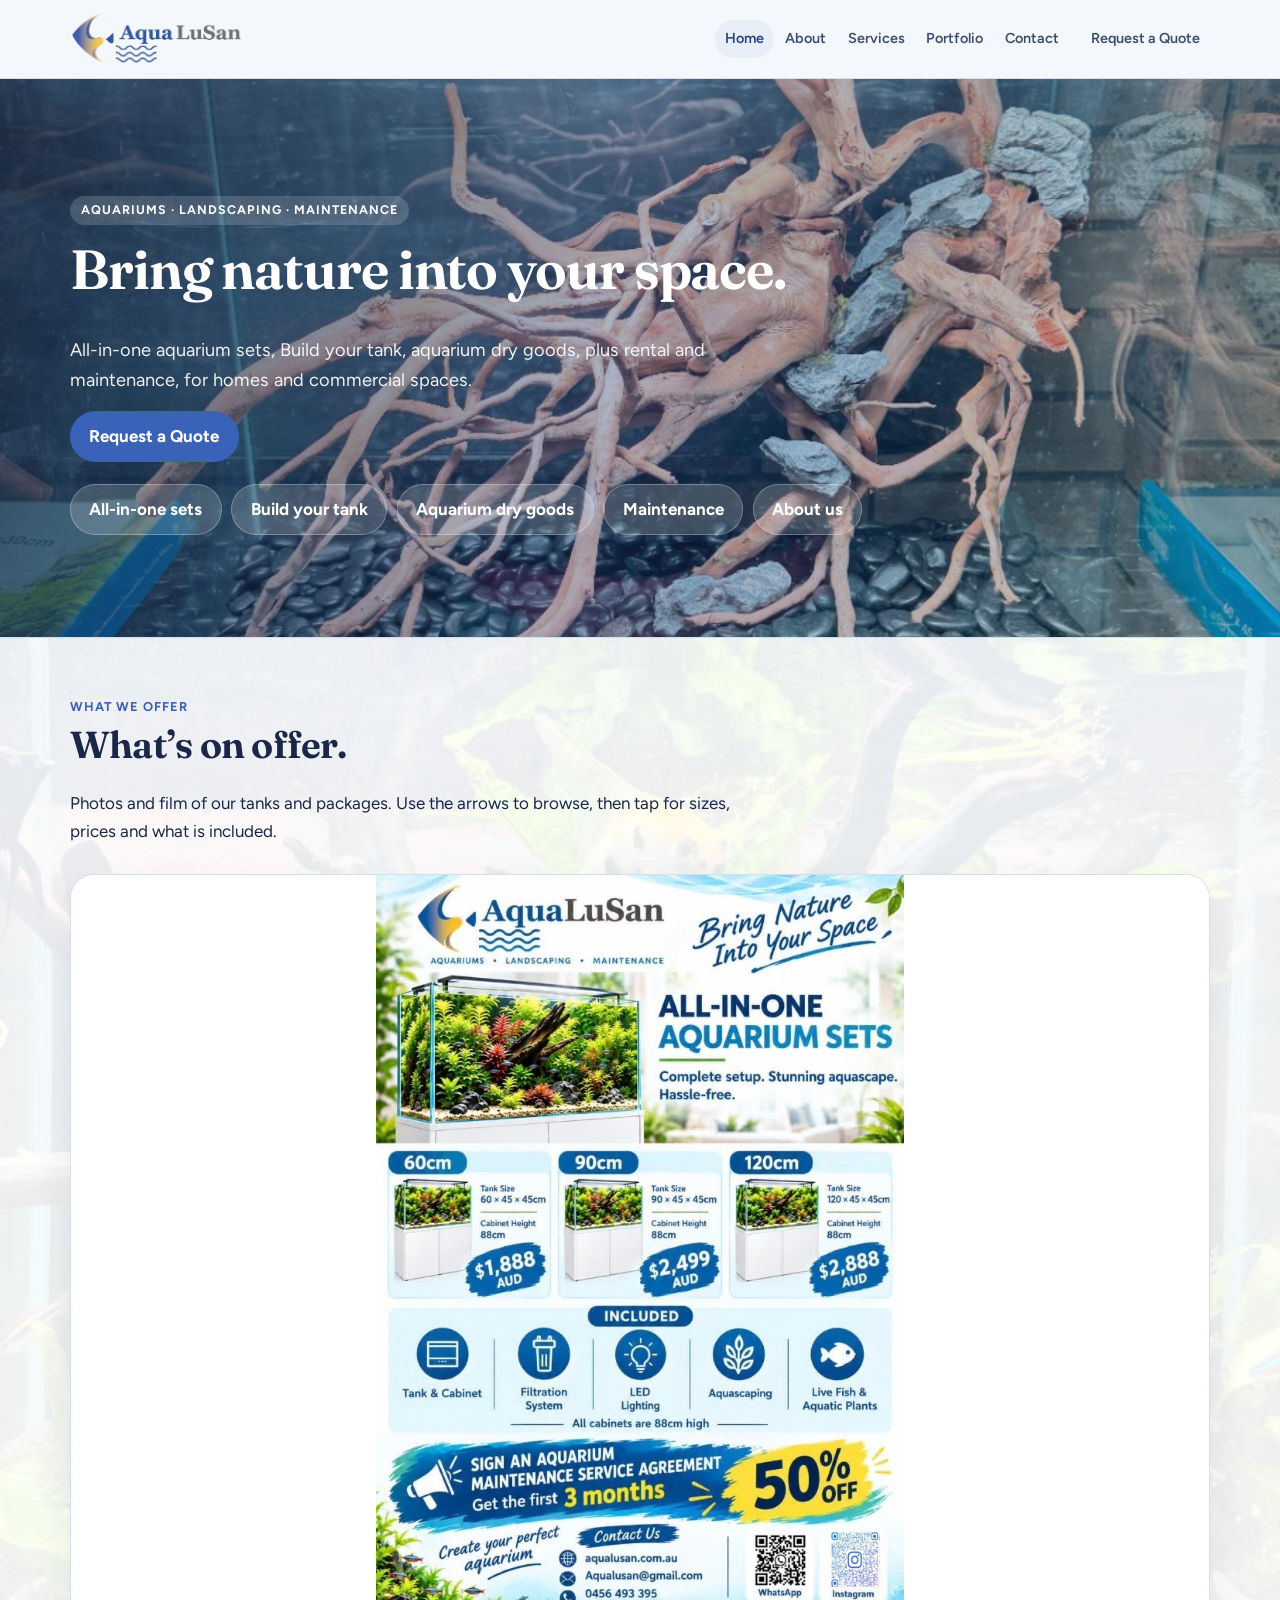
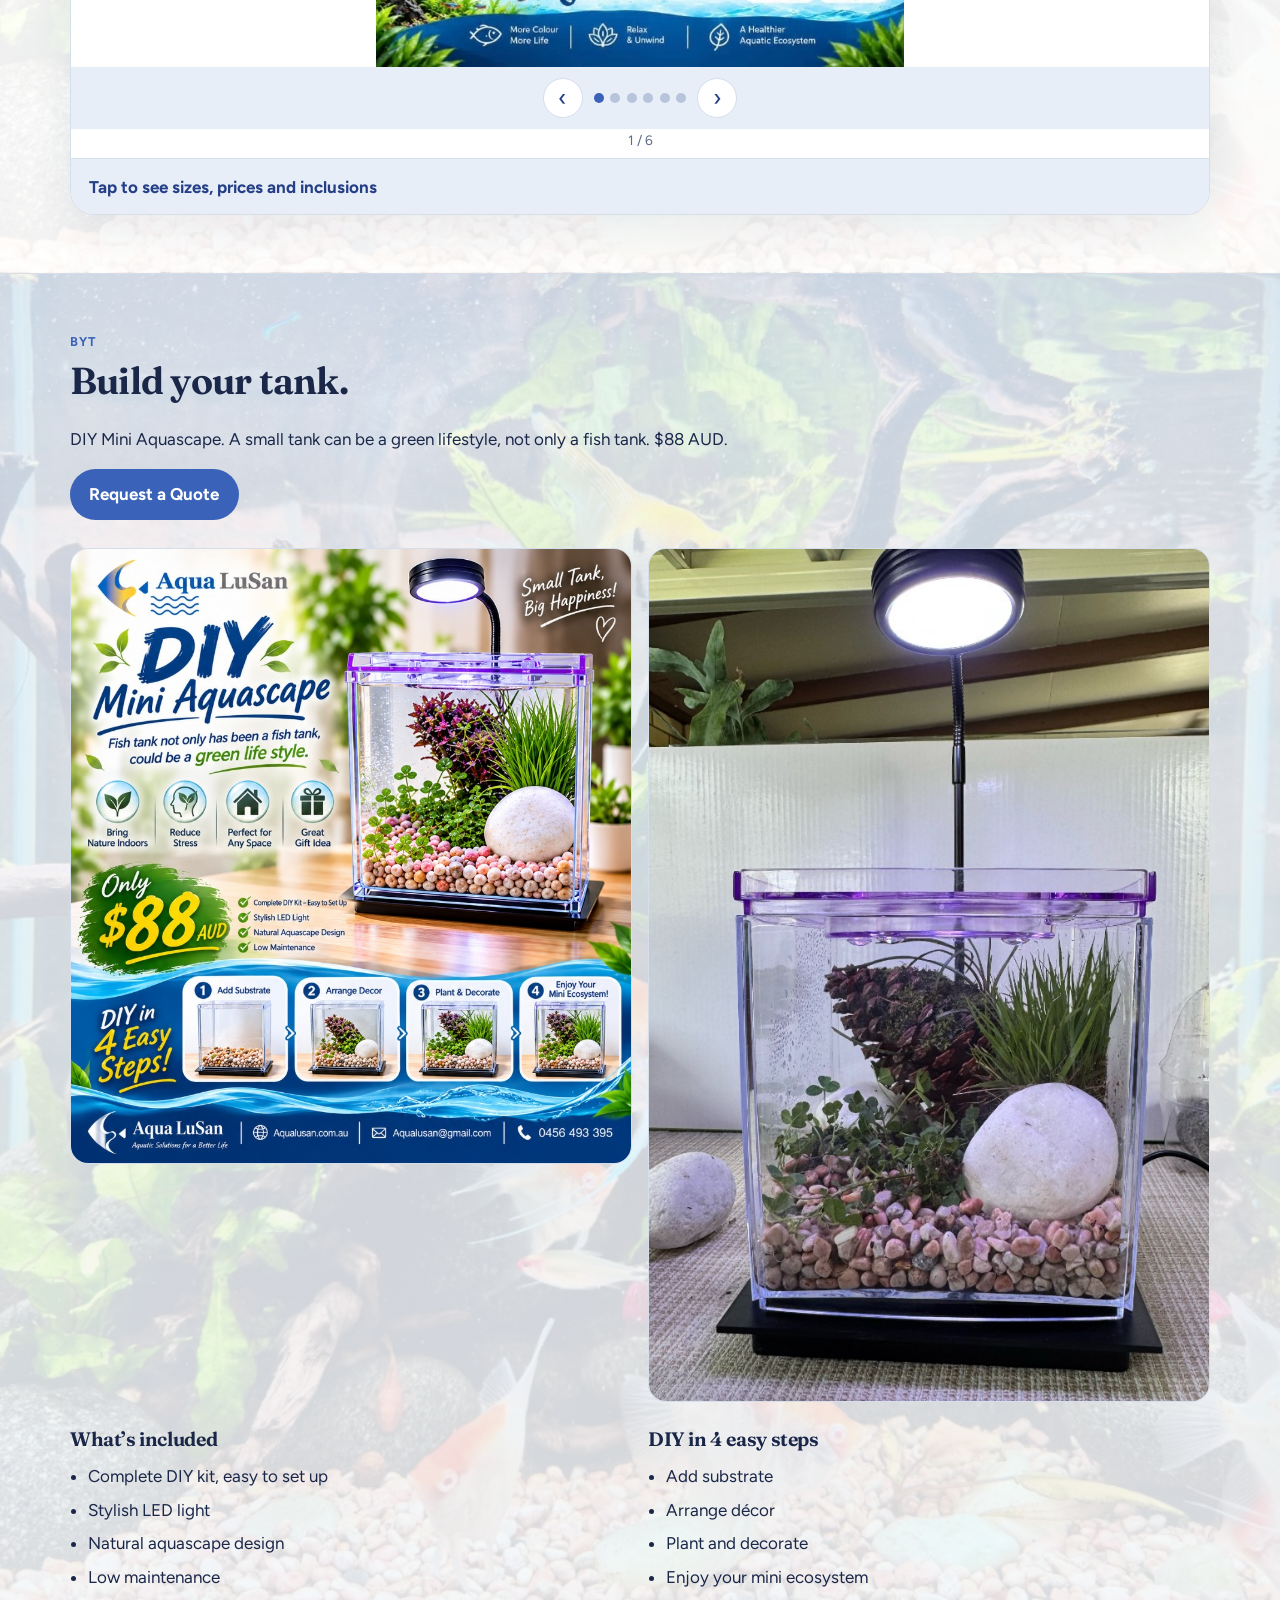
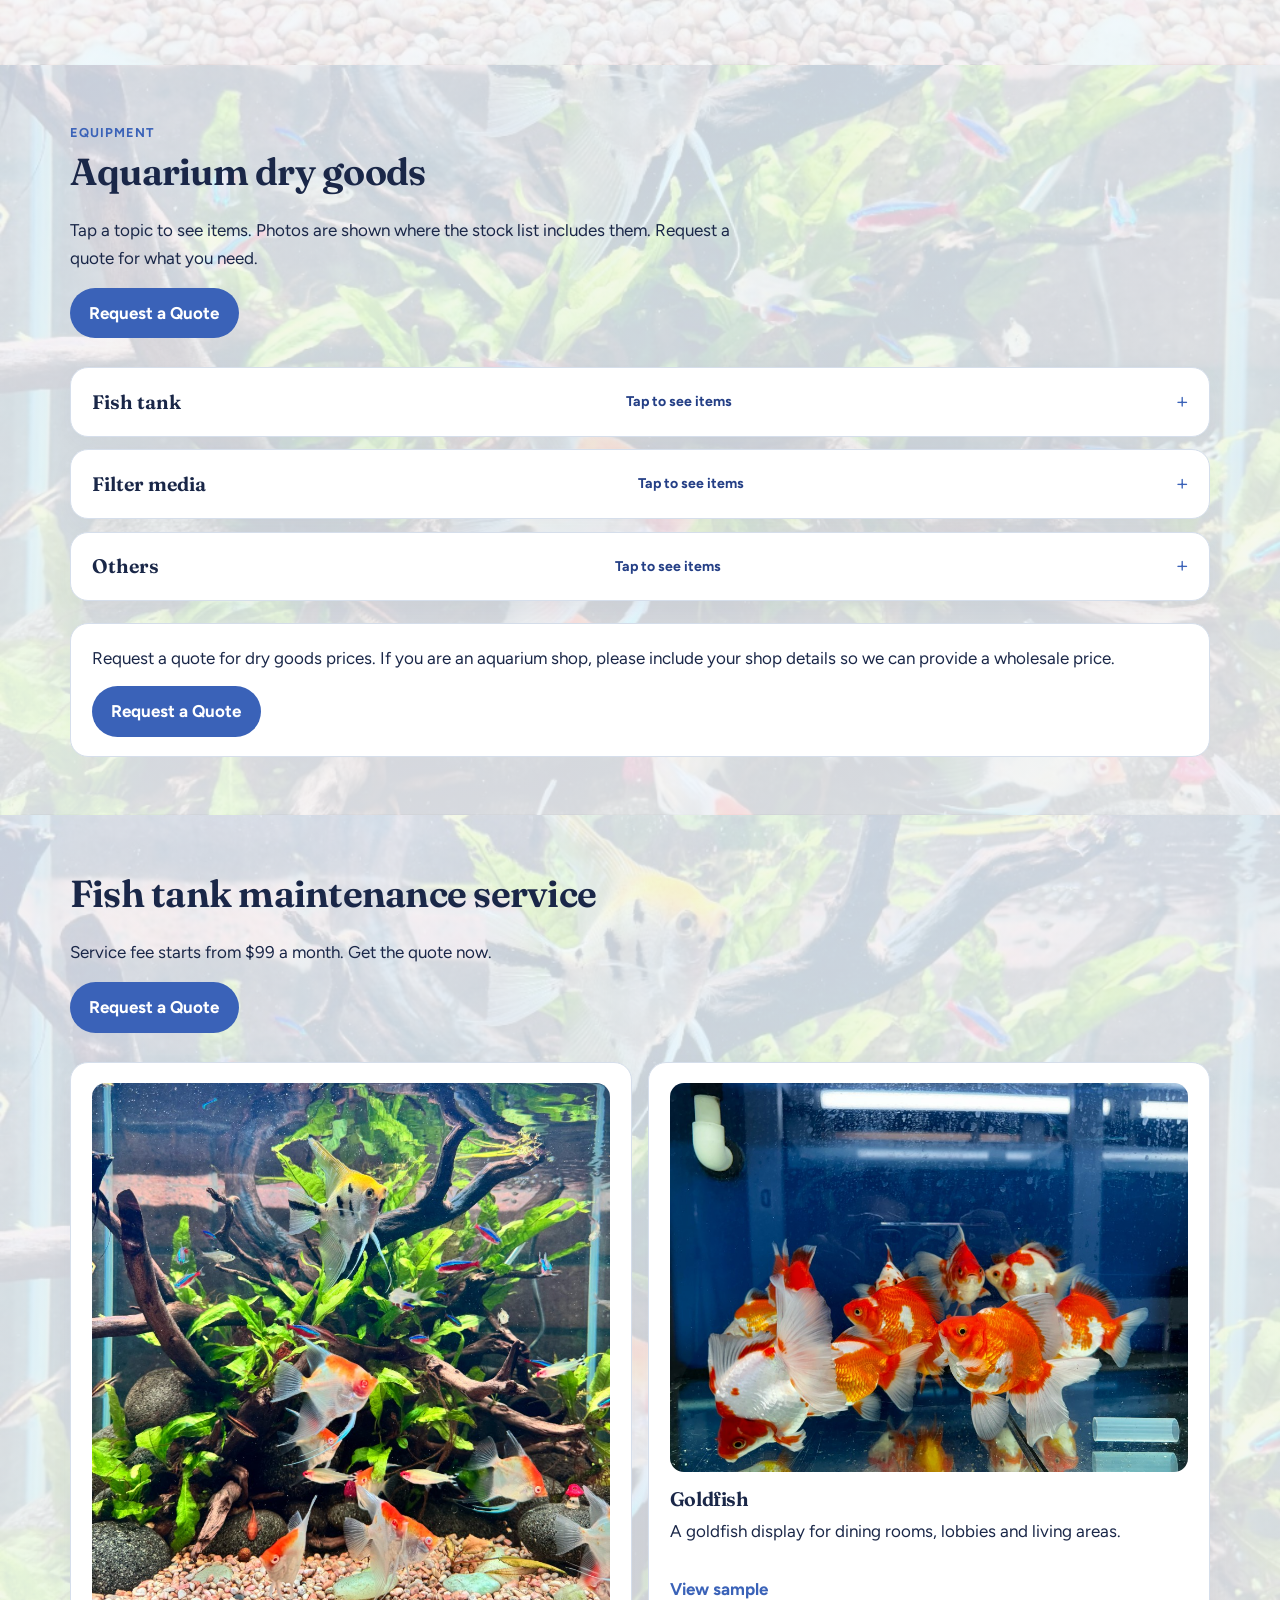
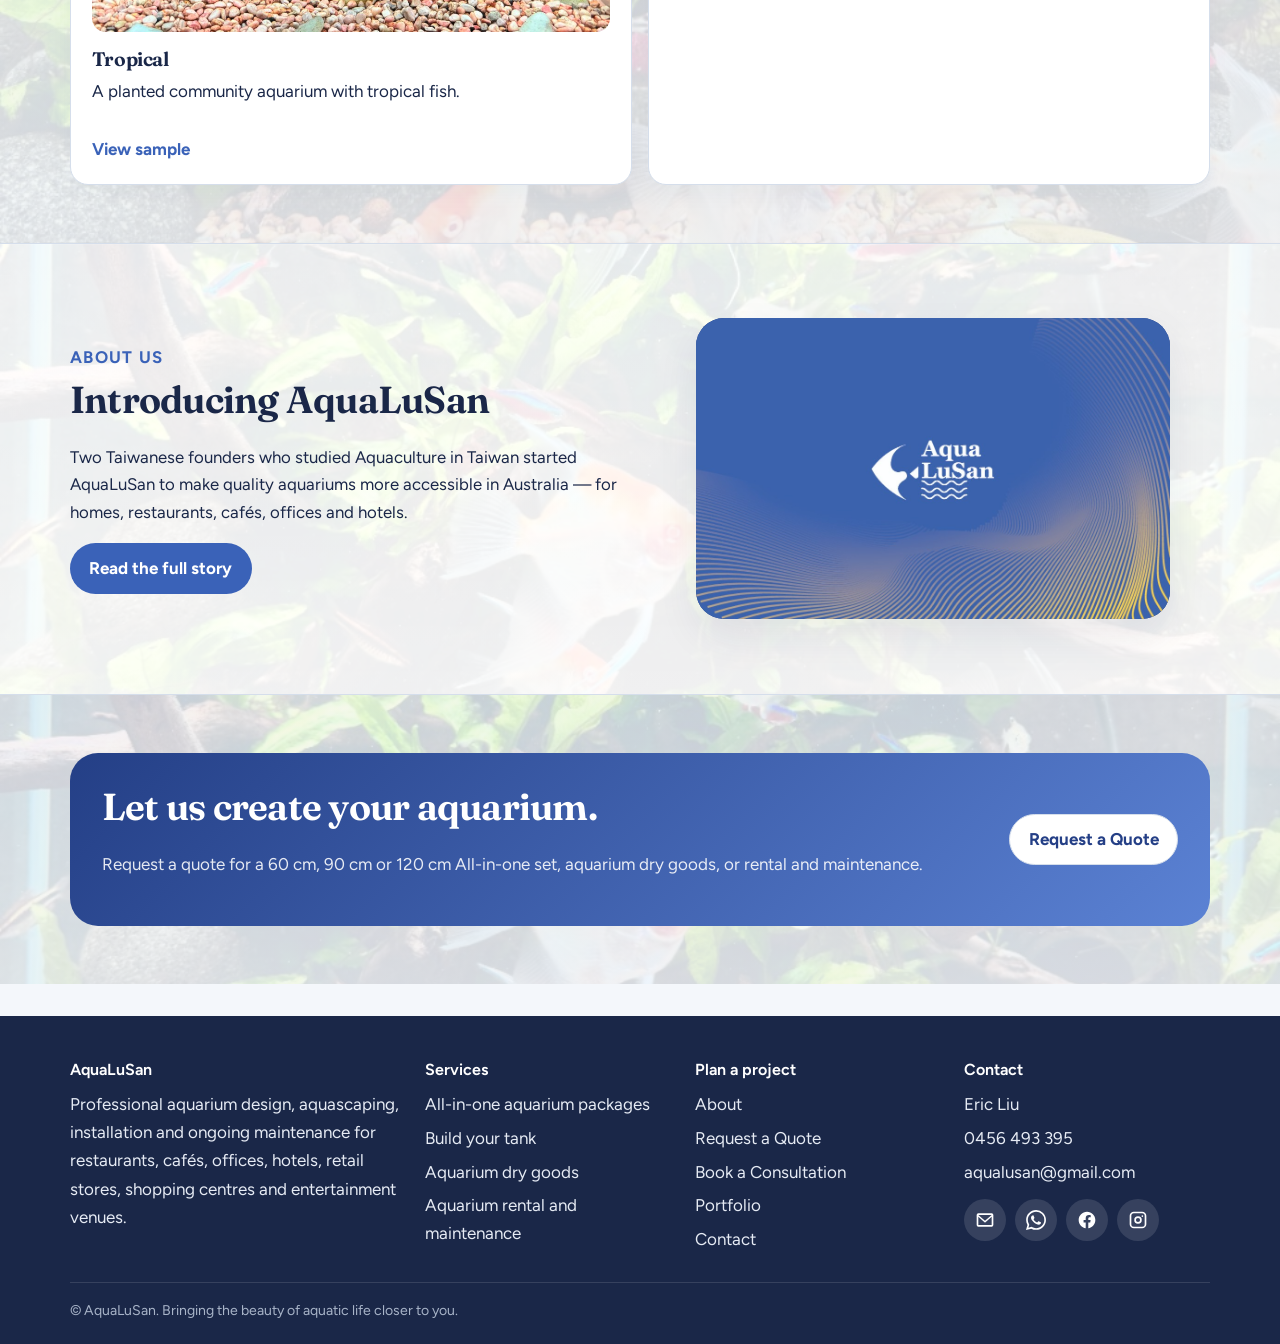
<file: index.html>
<!DOCTYPE html>
<html lang="en-AU">
<head>
  <meta charset="utf-8">
  <meta name="viewport" content="width=device-width, initial-scale=1">
  <meta name="theme-color" content="#3a62b8">
  <title>AquaLuSan | All-in-one aquarium set from $1,888</title>
  <meta name="description" content="AquaLuSan all-in-one aquarium sets: 60cm $1,888, 90cm $2,499, 120cm $2,888 AUD. Includes tank, cabinet, filter, LED light, landscaping, fish and plants. Rental and maintenance also available.">
  <link rel="icon" href="images/logo.png" type="image/png">
  <link rel="stylesheet" href="css/styles.css?v=home18">
  <link rel="canonical" href="https://aqualusan.com.au/">
</head>
<body data-page="home">
  <a class="skip" href="#main">Skip to content</a>
  <div id="site-header"></div>
  <main id="main">
    <section class="hero hero-home">
      <div class="wrap">
        <p class="eyebrow">Aquariums · Landscaping · Maintenance</p>
        <h1>Bring nature into your space.</h1>
        <p class="lede">All-in-one aquarium sets, Build your tank, aquarium dry goods, plus rental and maintenance, for homes and commercial spaces.</p>
        <div class="btn-row">
          <a class="btn btn-primary" href="request-a-quote.html">Request a Quote</a>
        </div>
        <nav class="section-select" aria-label="Page sections">
          <a class="btn btn-secondary" href="#ad">All-in-one sets</a>
          <a class="btn btn-secondary" href="#byt">Build your tank</a>
          <a class="btn btn-secondary" href="#dry-goods">Aquarium dry goods</a>
          <a class="btn btn-secondary" href="#portfolio">Maintenance</a>
          <a class="btn btn-secondary" href="#about-us">About us</a>
        </nav>
      </div>
    </section>

    <section class="section section-white" id="ad">
      <div class="wrap">
        <div class="section-head">
          <p class="kicker">What we offer</p>
          <h2>What’s on offer.</h2>
          <p>Photos and film of our tanks and packages. Use the arrows to browse, then tap for sizes, prices and what is included.</p>
        </div>
        <div class="offer-show">
          <div class="offer-stage" data-offer-stage>
            <div class="offer-slide is-active">
              <img src="images/all-in-one-flyer.jpg?v=ad3" alt="AquaLuSan all-in-one aquarium set advertisement">
            </div>
          </div>
          <div class="offer-controls">
            <button class="offer-arrow" type="button" data-offer-prev aria-label="Previous slide">‹</button>
            <div class="offer-dots" data-offer-dots role="tablist" aria-label="Offer slides"></div>
            <button class="offer-arrow" type="button" data-offer-next aria-label="Next slide">›</button>
          </div>
          <p class="offer-status" data-offer-status></p>
          <button class="offer-hint ad-trigger" type="button" aria-expanded="false" aria-controls="ad-details">
            Tap to see sizes, prices and inclusions
          </button>
        </div>
        <div id="ad-details" class="ad-details" hidden>
          <div class="section-head">
            <p class="kicker">All-in-one Goal Set</p>
            <h3>Choose your tank size. Cabinet height 88 cm.</h3>
            <p>Complete setup. Stunning aquascape. Hassle free. Prices in AUD.</p>
          </div>
          <div class="grid-3">
            <article class="package">
              <h3>60 cm</h3>
              <p class="specs">Tank size 60 × 45 × 45 cm<br>Cabinet height 88 cm</p>
              <p class="price">$1,888 <span>AUD</span></p>
              <ul class="list">
                <li>Aquarium tank and cabinet</li>
                <li>Filtration system and LED lighting</li>
                <li>Aquascaping, live fish and aquatic plants</li>
              </ul>
              <a class="btn btn-primary" href="request-a-quote.html?service=All-in-one%20aquarium%20package&amp;package=60cm%20All-in-one%20set">Request a Quote</a>
            </article>
            <article class="package featured">
              <h3>90 cm</h3>
              <p class="specs">Tank size 90 × 45 × 45 cm<br>Cabinet height 88 cm</p>
              <p class="price">$2,499 <span>AUD</span></p>
              <ul class="list">
                <li>Aquarium tank and cabinet</li>
                <li>Filtration system and LED lighting</li>
                <li>Aquascaping, live fish and aquatic plants</li>
              </ul>
              <a class="btn btn-primary" href="request-a-quote.html?service=All-in-one%20aquarium%20package&amp;package=90cm%20All-in-one%20set">Request a Quote</a>
            </article>
            <article class="package">
              <h3>120 cm</h3>
              <p class="specs">Tank size 120 × 45 × 45 cm<br>Cabinet height 88 cm</p>
              <p class="price">$2,888 <span>AUD</span></p>
              <ul class="list">
                <li>Aquarium tank and cabinet</li>
                <li>Filtration system and LED lighting</li>
                <li>Aquascaping, live fish and aquatic plants</li>
              </ul>
              <a class="btn btn-primary" href="request-a-quote.html?service=All-in-one%20aquarium%20package&amp;package=120cm%20All-in-one%20set">Request a Quote</a>
            </article>
          </div>
          <div class="split" style="margin-top:1.6rem">
            <div>
              <h3>What the set includes</h3>
              <ul class="list">
                <li>Aquarium tank and cabinet (88 cm high with the fish tank size)</li>
                <li>Filtration system</li>
                <li>LED lighting</li>
                <li>Aquascaping</li>
                <li>Live fish and aquatic plants</li>
              </ul>
              <p class="fine-print">All cabinets are 88 cm high.</p>
            </div>
            <div>
              <h3>Special offer</h3>
              <article class="card offer">
                <h3>50% off the first 3 months</h3>
                <p>Sign an aquarium maintenance service agreement and get the first 3 months 50% off.</p>
                <a class="more" href="rental.html">View rental and maintenance</a>
              </article>
            </div>
          </div>
        </div>
      </div>
    </section>

    <section class="section" id="byt">
      <div class="wrap">
        <div class="section-head">
          <p class="kicker">BYT</p>
          <h2>Build your tank.</h2>
          <p>DIY Mini Aquascape. A small tank can be a green lifestyle, not only a fish tank. $88 AUD.</p>
          <div class="btn-row">
            <a class="btn btn-primary" href="request-a-quote.html?service=Build%20your%20tank">Request a Quote</a>
          </div>
        </div>
        <div class="grid-2 byt-photos">
          <img src="images/offers/diy-mini-ad.jpg" alt="AquaLuSan DIY Mini Aquascape, 88 dollars AUD">
          <img src="images/offers/mini-scape.jpg" alt="DIY mini aquascape cube with plants, stone and LED light">
        </div>
        <div class="grid-2" style="margin-top:1.6rem">
          <div>
            <h3>What’s included</h3>
            <ul class="list">
              <li>Complete DIY kit, easy to set up</li>
              <li>Stylish LED light</li>
              <li>Natural aquascape design</li>
              <li>Low maintenance</li>
            </ul>
          </div>
          <div>
            <h3>DIY in 4 easy steps</h3>
            <ul class="list">
              <li>Add substrate</li>
              <li>Arrange décor</li>
              <li>Plant and decorate</li>
              <li>Enjoy your mini ecosystem</li>
            </ul>
          </div>
        </div>
      </div>
    </section>

    <section class="section" id="dry-goods">
      <div class="wrap">
        <div class="section-head">
          <p class="kicker">Equipment</p>
          <h2>Aquarium dry goods</h2>
          <p>Tap a topic to see items. Photos are shown where the stock list includes them. Request a quote for what you need.</p>
          <div class="btn-row">
            <a class="btn btn-primary" href="request-a-quote.html?service=Aquarium%20dry%20goods">Request a Quote</a>
          </div>
        </div>
        <div class="goods-topics">
          <details class="goods-topic" id="goods-fish-tank">
            <summary>Fish tank <span>Tap to see items</span></summary>
            <div class="goods-grid">
              <article class="goods-item"><img src="images/goods/ccft.jpg" alt="Curved Corner Fish Tank"><p>Curved Corner Fish Tank 18 cm</p></article>
              <article class="goods-item"><img src="images/goods/ccft.jpg" alt="Curved Corner Fish Tank"><p>Curved Corner Fish Tank 22 cm</p></article>
              <article class="goods-item"><img src="images/goods/ccft.jpg" alt="Curved Corner Fish Tank"><p>Curved Corner Fish Tank 26 cm</p></article>
              <article class="goods-item"><img src="images/goods/ccft-pack.jpg" alt="Curved Corner Fish Tank"><p>Curved Corner Fish Tank 30 cm</p></article>
              <article class="goods-item"><img src="images/goods/ccft-pack.jpg" alt="Curved Corner Fish Tank"><p>Curved Corner Fish Tank 35 cm</p></article>
              <article class="goods-item"><img src="images/goods/ccft-pack.jpg" alt="Curved Corner Fish Tank"><p>Curved Corner Fish Tank 40 cm</p></article>
              <article class="goods-item"><img src="images/goods/ccft-pack.jpg" alt="Curved Corner Fish Tank"><p>Curved Corner Fish Tank 45 cm</p></article>
              <article class="goods-item"><img src="images/goods/ccft-pack.jpg" alt="Curved Corner Fish Tank"><p>Curved Corner Fish Tank 60 cm</p></article>
              <article class="goods-item"><img src="images/goods/utccft.jpg" alt="Ultra Transparent Curved Corner Fish Tank"><p>Ultra Transparent Curved Corner Fish Tank 26 cm</p></article>
              <article class="goods-item"><img src="images/goods/utccft.jpg" alt="Ultra Transparent Curved Corner Fish Tank"><p>Ultra Transparent Curved Corner Fish Tank 30 cm</p></article>
              <article class="goods-item"><img src="images/goods/utccft.jpg" alt="Ultra Transparent Curved Corner Fish Tank"><p>Ultra Transparent Curved Corner Fish Tank 35 cm</p></article>
              <article class="goods-item"><img src="images/goods/utccft.jpg" alt="Ultra Transparent Curved Corner Fish Tank"><p>Ultra Transparent Curved Corner Fish Tank 36 cm</p></article>
              <article class="goods-item"><img src="images/goods/utccft.jpg" alt="Ultra Transparent Curved Corner Fish Tank"><p>Ultra Transparent Curved Corner Fish Tank 40 cm</p></article>
              <article class="goods-item"><img src="images/goods/utccft.jpg" alt="Ultra Transparent Curved Corner Fish Tank"><p>Ultra Transparent Curved Corner Fish Tank 45 cm</p></article>
              <article class="goods-item"><img src="images/goods/utccft.jpg" alt="Ultra Transparent Curved Corner Fish Tank"><p>Ultra Transparent Curved Corner Fish Tank 60 cm</p></article>
              <article class="goods-item"><img src="images/goods/utft.jpg" alt="Ultra Transparent Fish Tank"><p>Ultra Transparent Fish Tank 26 cm</p></article>
              <article class="goods-item"><img src="images/goods/utft.jpg" alt="Ultra Transparent Fish Tank"><p>Ultra Transparent Fish Tank 30 cm</p></article>
              <article class="goods-item"><img src="images/goods/utft.jpg" alt="Ultra Transparent Fish Tank"><p>Ultra Transparent Fish Tank 35 cm</p></article>
              <article class="goods-item"><img src="images/goods/utft.jpg" alt="Ultra Transparent Fish Tank"><p>Ultra Transparent Fish Tank 36 cm</p></article>
              <article class="goods-item"><img src="images/goods/utft.jpg" alt="Ultra Transparent Fish Tank"><p>Ultra Transparent Fish Tank 40 cm</p></article>
              <article class="goods-item"><img src="images/goods/utft.jpg" alt="Ultra Transparent Fish Tank"><p>Ultra Transparent Fish Tank 45 cm</p></article>
              <article class="goods-item"><img src="images/goods/utft.jpg" alt="Ultra Transparent Fish Tank"><p>Ultra Transparent Fish Tank 60 cm</p></article>
              <article class="goods-item"><img src="images/goods/cube-tank.jpg" alt="Cube Fish Tank"><p>Cube Fish Tank 20 cm</p></article>
              <article class="goods-item"><img src="images/goods/cube-tank.jpg" alt="Cube Fish Tank"><p>Cube Fish Tank 25 cm</p></article>
              <article class="goods-item"><img src="images/goods/cube-tank.jpg" alt="Cube Fish Tank"><p>Cube Fish Tank 30 cm</p></article>
              <article class="goods-item"><p>Glass tank with system 126 × 60 × 50 cm, white cabinet 126 × 50 × 88 cm</p></article>
              <article class="goods-item"><p>Glass tank 120 × 45 × 45 cm, white cabinet 120 × 45 × 88 cm</p></article>
              <article class="goods-item"><p>Glass tank 90 × 45 × 45 cm, white cabinet 90 × 45 × 88 cm</p></article>
              <article class="goods-item"><p>Glass tank 60 × 45 × 45 cm, white cabinet 60 × 45 × 88 cm</p></article>
              <article class="goods-item"><img src="images/goods/pet-case-s.jpg" alt="Multi-Aquarium Pet Case"><p>Multi-Aquarium Pet Case White 16 × 16 × 16 cm</p></article>
              <article class="goods-item"><img src="images/goods/pet-case-s.jpg" alt="Multi-Aquarium Pet Case"><p>Multi-Aquarium Pet Case Black 16 × 16 × 16 cm</p></article>
              <article class="goods-item"><img src="images/goods/pet-case-l.jpg" alt="Multi-Aquarium Pet Case"><p>Multi-Aquarium Pet Case White 16 × 16 × 21 cm</p></article>
              <article class="goods-item"><img src="images/goods/pet-case-l.jpg" alt="Multi-Aquarium Pet Case"><p>Multi-Aquarium Pet Case Black 16 × 16 × 21 cm</p></article>
              <article class="goods-item"><img src="images/goods/display-green.jpg" alt="Stylish Display Case Green"><p>Stylish Display Case Square Green</p></article>
              <article class="goods-item"><img src="images/goods/display-blue.jpg" alt="Stylish Display Case Blue"><p>Stylish Display Case Square Blue</p></article>
              <article class="goods-item"><img src="images/goods/display-pink.jpg" alt="Stylish Display Case Pink"><p>Stylish Display Case Square Pink</p></article>
              <article class="goods-item"><img src="images/goods/display-purple.jpg" alt="Stylish Display Case Purple"><p>Stylish Display Case Square Purple</p></article>
              <article class="goods-item"><img src="images/goods/display-orange.jpg" alt="Stylish Display Case Orange"><p>Stylish Display Case Square Orange</p></article>
            </div>
          </details>
          <details class="goods-topic" id="goods-filter-media">
            <summary>Filter media <span>Tap to see items</span></summary>
            <div class="goods-grid">
              <article class="goods-item"><img src="images/goods/nhcl-reliever.jpg?v=2" alt="NH/CL Aqua Reliever"><p>NH/CL Aqua Reliever 500 ml</p></article>
              <article class="goods-item"><img src="images/goods/ammonia-minus.jpg?v=2" alt="Ammonia Minus Media"><p>Ammonia Minus Media</p></article>
              <article class="goods-item"><img src="images/goods/po4-minus.jpg?v=2" alt="PO4 Minus Media"><p>PO4 Minus Media</p></article>
              <article class="goods-item"><img src="images/goods/ammonia-remover.jpg?v=2" alt="Ammonia Remover"><p>Ammonia Remover 700 g</p></article>
              <article class="goods-item"><img src="images/goods/cation-resin.jpg?v=2" alt="Cation Resin"><p>Cation Resin 400 g</p></article>
            </div>
          </details>
          <details class="goods-topic" id="goods-others">
            <summary>Others <span>Tap to see items</span></summary>
            <div class="goods-grid">
              <article class="goods-item"><img src="images/goods/air-pipe.jpg?v=2" alt="Air Pipe"><p>Air Pipe 100 m</p></article>
              <article class="goods-item"><img src="images/goods/instant-glue.jpg?v=2" alt="Aquascaping Instant Glue"><p>Aquascaping Instant Glue 25 pcs</p></article>
              <article class="goods-item"><img src="images/goods/bio-double-s.jpg?v=2" alt="Bio Double Foam Sponge S"><p>Bio Double Foam Sponge S</p></article>
              <article class="goods-item"><img src="images/goods/bio-double-l.jpg?v=2" alt="Bio Double Foam Sponge L"><p>Bio Double Foam Sponge L</p></article>
              <article class="goods-item"><img src="images/goods/bio-rect-s.jpg" alt="Bio Rectangular Foam Sponge S"><p>Bio Rectangular Foam Sponge S</p></article>
              <article class="goods-item"><img src="images/goods/bio-rect-l.jpg" alt="Bio Rectangular Foam Sponge L"><p>Bio Rectangular Foam Sponge L</p></article>
              <article class="goods-item"><img src="images/goods/ceramic-shelter.jpg" alt="Ceramic Shelter Home L"><p>Ceramic Shelter Home L</p></article>
              <article class="goods-item"><img src="images/goods/bio-ceramic-m.jpg" alt="Power Material Bio Ceramic M"><p>Power Material Bio Ceramic M 10 L</p></article>
              <article class="goods-item"><img src="images/goods/bio-ceramic-l.jpg" alt="Power Material Bio Ceramic L"><p>Power Material Bio Ceramic L 10 L</p></article>
              <article class="goods-item"><p>Black Water Extract 4 L</p></article>
              <article class="goods-item"><p>Fish Net 3 inch</p></article>
              <article class="goods-item"><p>Fish Net 4 inch</p></article>
              <article class="goods-item"><p>Fish Net 6 inch</p></article>
              <article class="goods-item"><p>Fish Net 8 inch</p></article>
              <article class="goods-item"><img src="images/goods/hang-on-box.jpg" alt="Hang-on Separation Box"><p>Hang-on Separation Box</p></article>
              <article class="goods-item"><img src="images/goods/cyanoacrylate.jpg" alt="Cyanoacrylate Adhesive"><p>Cyanoacrylate Adhesive 20 g</p></article>
              <article class="goods-item"><img src="images/goods/ista-hose-12.jpg" alt="ISTA Hose 12 mm"><p>ISTA Hose 12 mm 50 m</p></article>
              <article class="goods-item"><img src="images/goods/ista-hose-16.jpg" alt="ISTA Hose 16 mm"><p>ISTA Hose 16 mm 50 m</p></article>
              <article class="goods-item"><img src="images/goods/air-valve.jpg" alt="Metal Air Valve 5 Output"><p>Metal Air Valve 5 Output</p></article>
              <article class="goods-item"><img src="images/goods/shrimp-dish.jpg" alt="Shrimp Feeding Dish"><p>Shrimp Feeding Dish</p></article>
            </div>
          </details>
        </div>
        <div class="goods-note">
          <p>Request a quote for dry goods prices. If you are an aquarium shop, please include your shop details so we can provide a wholesale price.</p>
          <a class="btn btn-primary" href="request-a-quote.html?service=Aquarium%20dry%20goods">Request a Quote</a>
        </div>
      </div>
    </section>

    <section class="section" id="portfolio">
      <div class="wrap">
        <div class="section-head">
          <h2>Fish tank maintenance service</h2>
          <p>Service fee starts from $99 a month. Get the quote now.</p>
          <div class="btn-row">
            <a class="btn btn-primary" href="request-a-quote.html?service=Aquarium%20rental%20and%20maintenance">Request a Quote</a>
          </div>
        </div>
        <div class="grid-2">
          <button class="project" type="button" data-album="tropical">
            <figure class="media" style="min-height:180px;border-radius:14px;margin:0 0 1rem;box-shadow:none">
              <img src="images/section-bg.jpg" alt="Tropical community aquarium">
            </figure>
            <h3>Tropical</h3>
            <p>A planted community aquarium with tropical fish.</p>
            <span class="more">View sample</span>
          </button>
          <a class="project" href="portfolio.html#goldfish">
            <figure class="media" style="min-height:180px;border-radius:14px;margin:0 0 1rem;box-shadow:none">
              <img src="images/goldfish.jpg?v=2" alt="Goldfish display aquarium">
            </figure>
            <h3>Goldfish</h3>
            <p>A goldfish display for dining rooms, lobbies and living areas.</p>
            <span class="more">View sample</span>
          </a>
          <a class="project" href="portfolio.html#cichlids" hidden>
            <figure class="media" style="min-height:180px;border-radius:14px;margin:0 0 1rem;box-shadow:none">
              <img src="images/cichlids.svg" alt="Cichlid aquarium style">
            </figure>
            <h3>Cichlids</h3>
            <p>A bolder cichlid tank with rockwork and territory.</p>
            <span class="more">View sample</span>
          </a>
        </div>
      </div>
    </section>

    <section class="section section-white" id="about-us">
      <div class="wrap split">
        <div class="story">
          <p class="kicker">About us</p>
          <h2>Introducing AquaLuSan</h2>
          <p>Two Taiwanese founders who studied Aquaculture in Taiwan started AquaLuSan to make quality aquariums more accessible in Australia — for homes, restaurants, cafés, offices and hotels.</p>
          <div class="btn-row">
            <a class="btn btn-primary" href="about.html">Read the full story</a>
          </div>
        </div>
        <figure class="media">
          <img src="images/about-brand.jpg?v=1" alt="AquaLuSan brand mark">
        </figure>
      </div>
    </section>

    <section class="section">
      <div class="wrap">
        <div class="cta-band">
          <div>
            <h2>Let us create your aquarium.</h2>
            <p>Request a quote for a 60 cm, 90 cm or 120 cm All-in-one set, aquarium dry goods, or rental and maintenance.</p>
          </div>
          <div class="btn-row">
            <a class="btn btn-secondary" href="request-a-quote.html">Request a Quote</a>
          </div>
        </div>
      </div>
    </section>
  </main>
  <div id="site-footer"></div>
  <script src="js/site.js?v=home11"></script>
</body>
</html>
</file>
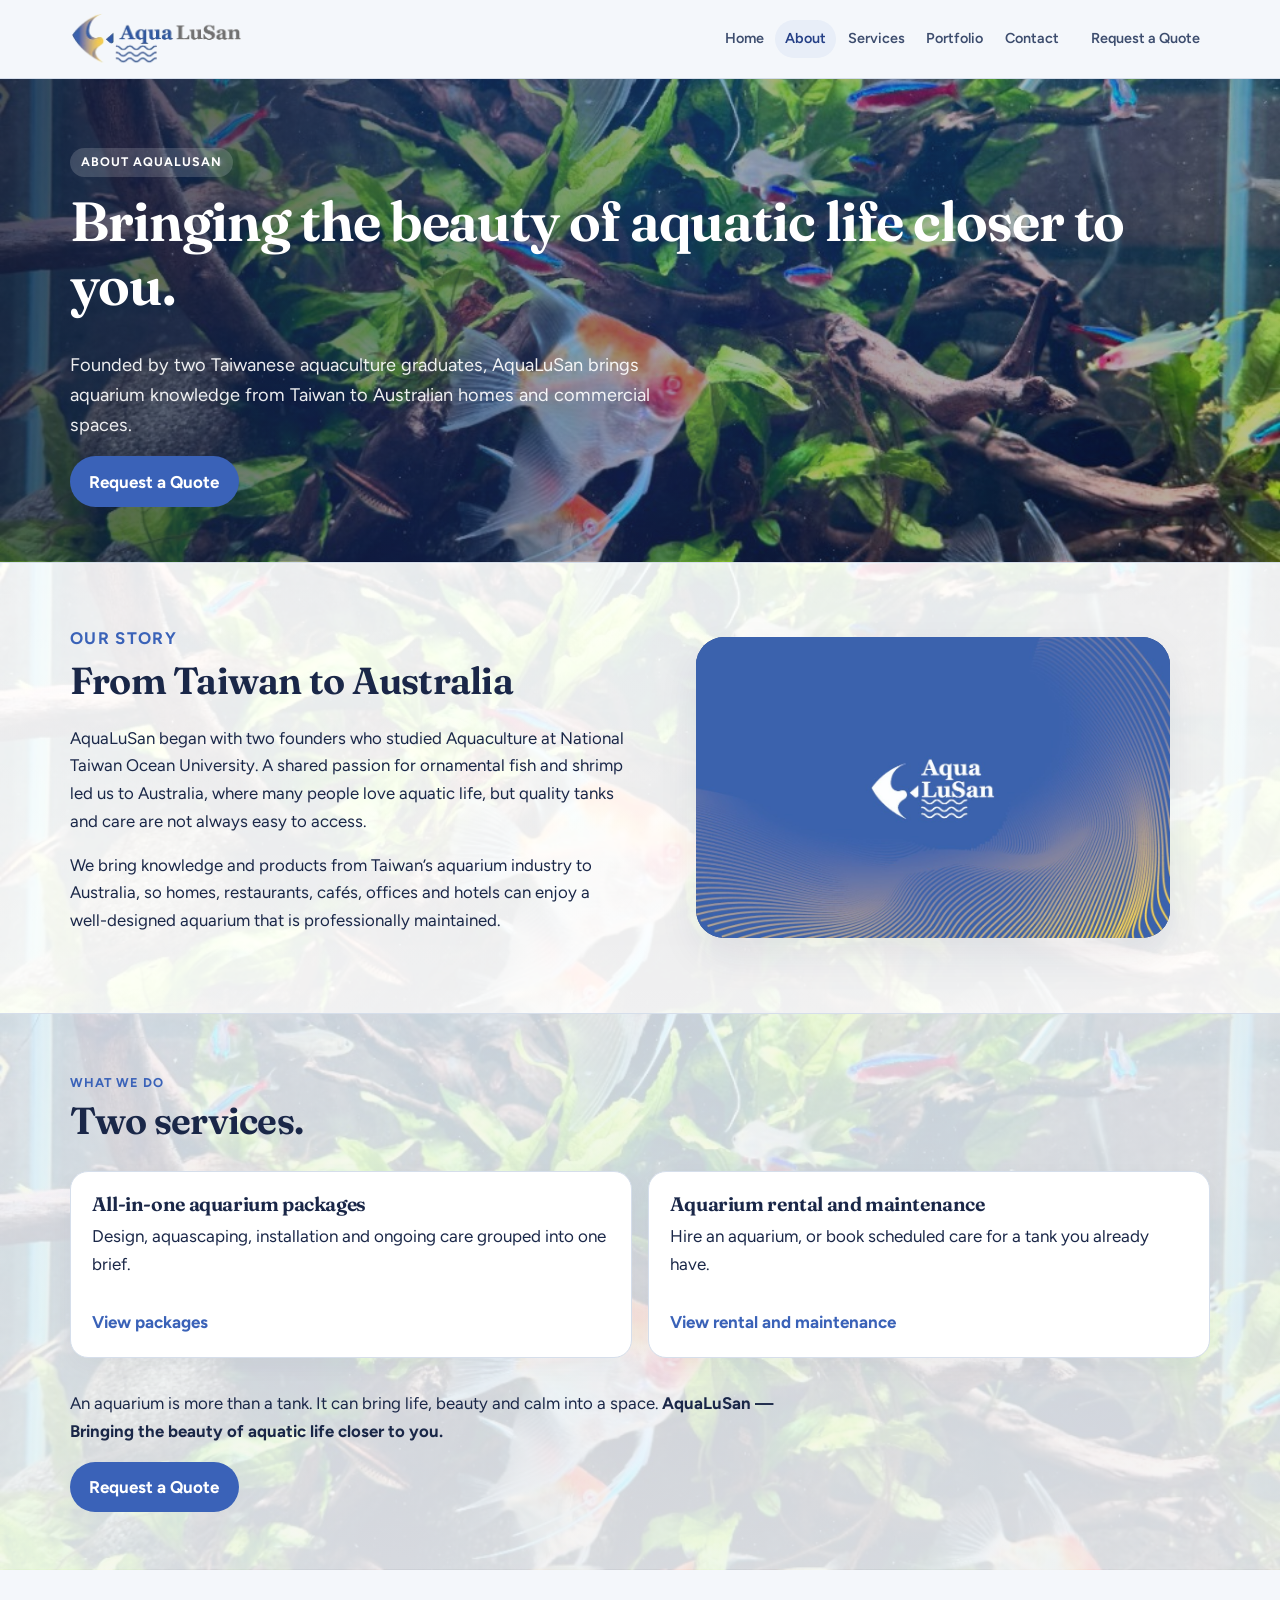
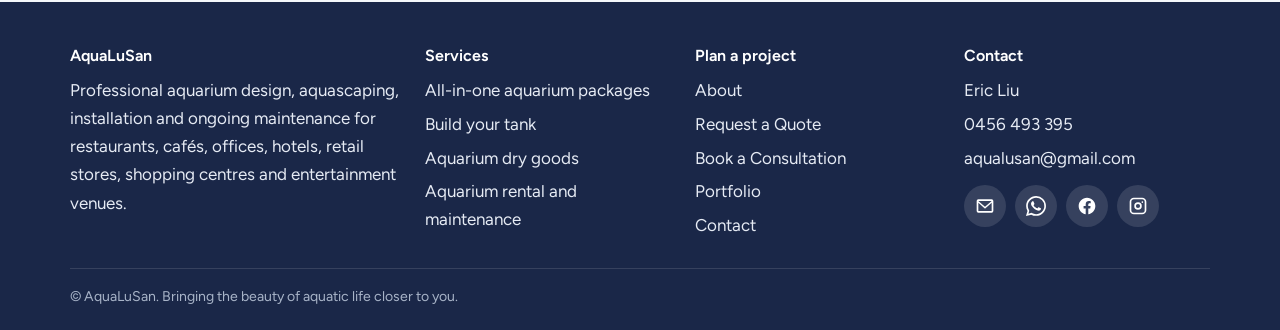
<file: about.html>
<!DOCTYPE html>
<html lang="en-AU">
<head>
  <meta charset="utf-8">
  <meta name="viewport" content="width=device-width, initial-scale=1">
  <title>About AquaLuSan | From Taiwan to Australia</title>
  <meta name="description" content="AquaLuSan was founded by two Taiwanese aquaculture graduates. We offer all-in-one aquarium packages, and aquarium rental and maintenance in Australia.">
  <link rel="icon" href="images/logo.png" type="image/png">
  <link rel="stylesheet" href="css/styles.css?v=home9">
  <link rel="canonical" href="https://aqualusan.com.au/about.html">
</head>
<body data-page="about">
  <a class="skip" href="#main">Skip to content</a>
  <div id="site-header"></div>
  <main id="main">
    <section class="hero">
      <div class="wrap">
        <p class="eyebrow">About AquaLuSan</p>
        <h1>Bringing the beauty of aquatic life closer to you.</h1>
        <p class="lede">Founded by two Taiwanese aquaculture graduates, AquaLuSan brings aquarium knowledge from Taiwan to Australian homes and commercial spaces.</p>
        <div class="btn-row">
          <a class="btn btn-primary" href="request-a-quote.html">Request a Quote</a>
        </div>
      </div>
    </section>

    <section class="section section-white" id="english">
      <div class="wrap split">
        <div class="story">
          <p class="kicker">Our story</p>
          <h2>From Taiwan to Australia</h2>
          <p>AquaLuSan began with two founders who studied Aquaculture at National Taiwan Ocean University. A shared passion for ornamental fish and shrimp led us to Australia, where many people love aquatic life, but quality tanks and care are not always easy to access.</p>
          <p>We bring knowledge and products from Taiwan’s aquarium industry to Australia, so homes, restaurants, cafés, offices and hotels can enjoy a well-designed aquarium that is professionally maintained.</p>
        </div>
        <figure class="media">
            <img src="images/about-brand.jpg?v=1" alt="AquaLuSan brand mark">
        </figure>
      </div>
    </section>

    <section class="section">
      <div class="wrap">
        <div class="section-head">
          <p class="kicker">What we do</p>
          <h2>Two services.</h2>
        </div>
        <div class="grid-2">
          <article class="card">
            <h3>All-in-one aquarium packages</h3>
            <p>Design, aquascaping, installation and ongoing care grouped into one brief.</p>
            <a class="more" href="packages.html">View packages</a>
          </article>
          <article class="card">
            <h3>Aquarium rental and maintenance</h3>
            <p>Hire an aquarium, or book scheduled care for a tank you already have.</p>
            <a class="more" href="rental.html">View rental and maintenance</a>
          </article>
        </div>
        <div class="story" style="margin-top:2rem">
          <p>An aquarium is more than a tank. It can bring life, beauty and calm into a space. <strong>AquaLuSan — Bringing the beauty of aquatic life closer to you.</strong></p>
          <div class="btn-row">
            <a class="btn btn-primary" href="request-a-quote.html">Request a Quote</a>
          </div>
        </div>
      </div>
    </section>

  </main>
  <div id="site-footer"></div>
  <script src="js/site.js?v=home4"></script>
</body>
</html>
</file>
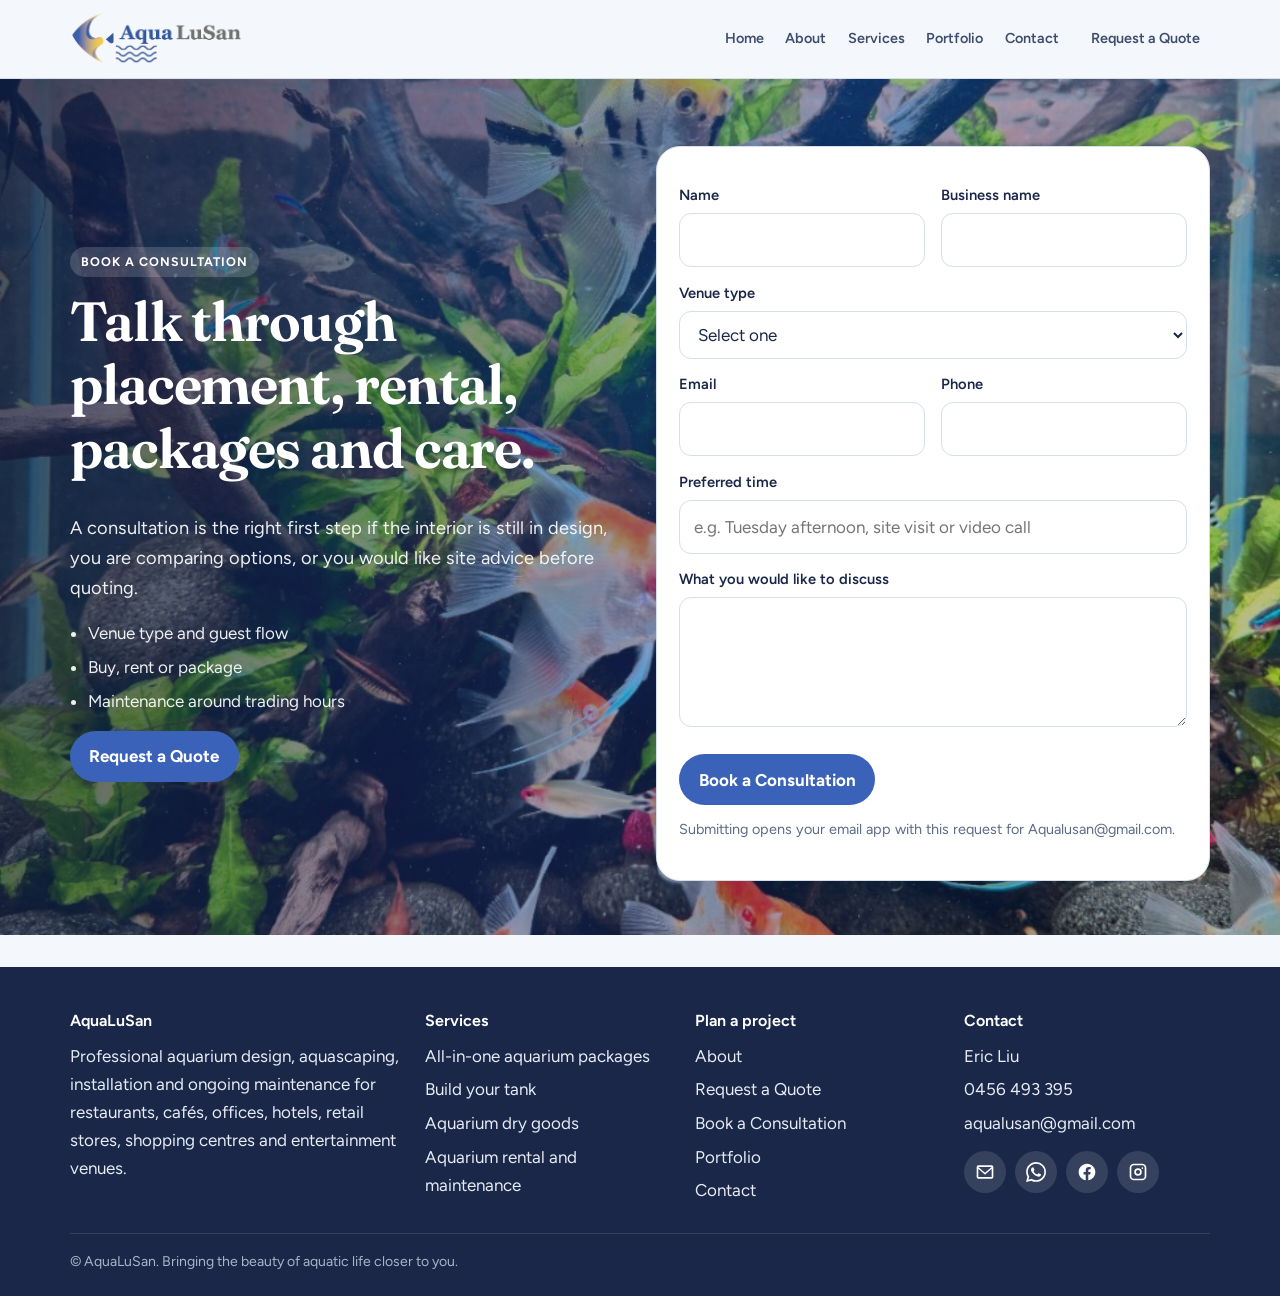
<file: book-a-consultation.html>
<!DOCTYPE html>
<html lang="en-AU">
<head>
  <meta charset="utf-8">
  <meta name="viewport" content="width=device-width, initial-scale=1">
  <title>Book a Consultation | AquaLuSan</title>
  <meta name="description" content="Book a consultation with AquaLuSan to plan a commercial aquarium for your venue.">
  <link rel="icon" href="images/logo.png" type="image/png">
  <link rel="stylesheet" href="css/styles.css?v=home3">
  <link rel="canonical" href="https://aqualusan.com.au/book-a-consultation.html">
</head>
<body data-page="consult">
  <a class="skip" href="#main">Skip to content</a>
  <div id="site-header"></div>
  <main id="main">
    <section class="hero">
      <div class="wrap split">
        <div>
          <p class="eyebrow">Book a Consultation</p>
          <h1>Talk through placement, rental, packages and care.</h1>
          <p class="lede">A consultation is the right first step if the interior is still in design, you are comparing options, or you would like site advice before quoting.</p>
          <ul class="list">
            <li>Venue type and guest flow</li>
            <li>Buy, rent or package</li>
            <li>Maintenance around trading hours</li>
          </ul>
          <div class="btn-row">
            <a class="btn btn-primary" href="request-a-quote.html">Request a Quote</a>
          </div>
        </div>
        <form class="form" data-lead="consultation" data-submit="email">
          <div class="form-grid">
            <div>
              <label for="name">Name</label>
              <input id="name" name="Name" required>
            </div>
            <div>
              <label for="business">Business name</label>
              <input id="business" name="Business name" required>
            </div>
            <div class="full">
              <label for="venue">Venue type</label>
              <select id="venue" name="Venue type" required>
                <option value="">Select one</option>
                <option>Home</option>
                <option>Restaurant</option>
                <option>Café</option>
                <option>Office</option>
                <option>Hotel</option>
                <option>Retail store</option>
                <option>Shopping centre</option>
                <option>Entertainment venue</option>
                <option>Other</option>
              </select>
            </div>
            <div>
              <label for="email">Email</label>
              <input id="email" name="Email" type="email" required>
            </div>
            <div>
              <label for="phone">Phone</label>
              <input id="phone" name="Phone" type="tel" required>
            </div>
            <div class="full">
              <label for="when">Preferred time</label>
              <input id="when" name="Preferred time" placeholder="e.g. Tuesday afternoon, site visit or video call">
            </div>
            <div class="full">
              <label for="notes">What you would like to discuss</label>
              <textarea id="notes" name="Discussion notes"></textarea>
            </div>
          </div>
          <div class="form-actions">
            <button class="btn btn-primary" type="submit">Book a Consultation</button>
          </div>
          <p class="form-note">Submitting opens your email app with this request for Aqualusan@gmail.com.</p>
          <div class="alert" role="status"></div>
        </form>
      </div>
    </section>
  </main>
  <div id="site-footer"></div>
  <script src="js/site.js?v=home4"></script>
</body>
</html>
</file>
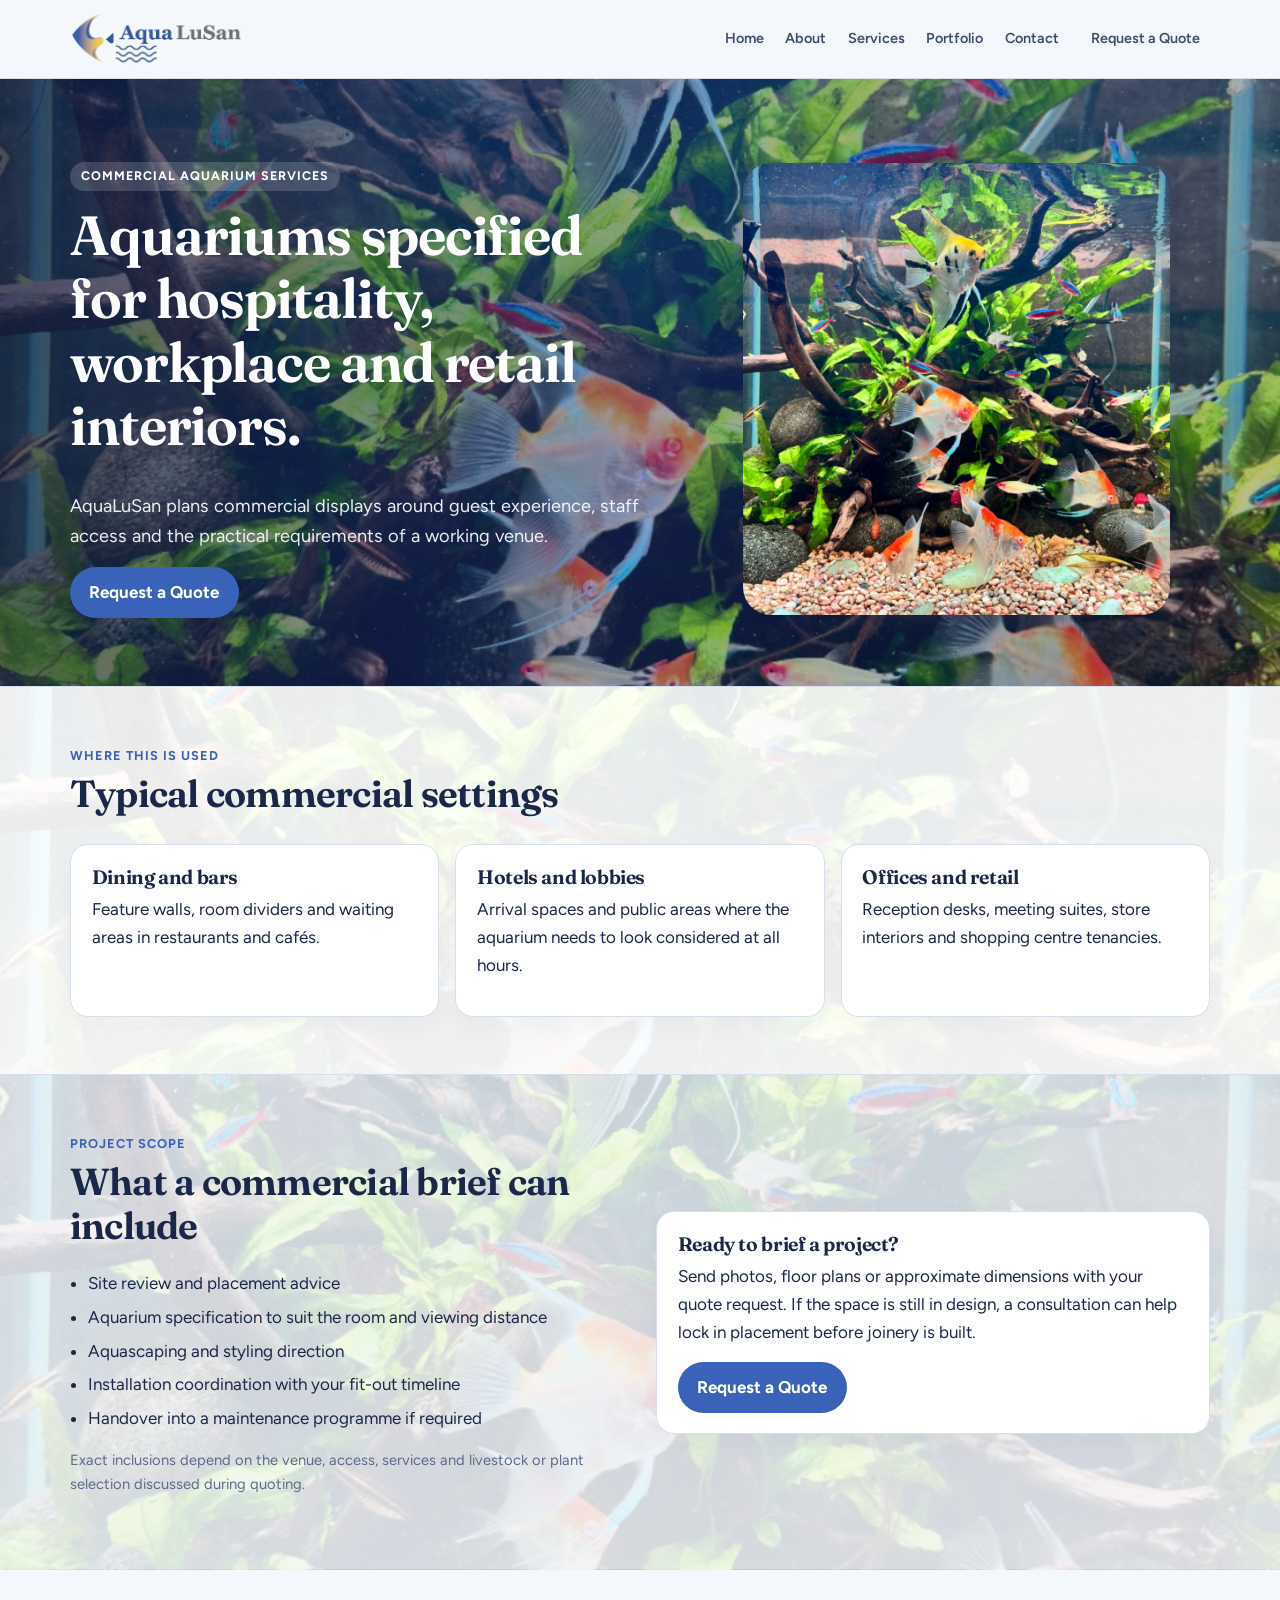
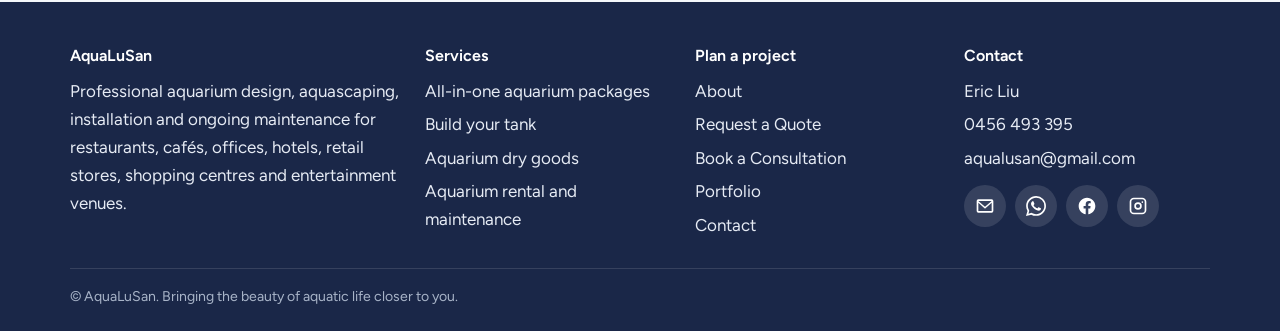
<file: commercial.html>
<!DOCTYPE html>
<html lang="en-AU">
<head>
  <meta charset="utf-8">
  <meta name="viewport" content="width=device-width, initial-scale=1">
  <title>Commercial Aquarium Services | AquaLuSan</title>
  <meta name="description" content="Commercial aquarium design, aquascaping and installation for restaurants, cafés, hotels, offices, retail and entertainment venues.">
  <link rel="icon" href="images/logo.png" type="image/png">
  <link rel="stylesheet" href="css/styles.css?v=home3">
  <link rel="canonical" href="https://aqualusan.com.au/commercial.html">
</head>
<body data-page="commercial">
  <a class="skip" href="#main">Skip to content</a>
  <div id="site-header"></div>
  <main id="main">
    <section class="hero">
      <div class="wrap hero-grid">
        <div>
          <p class="eyebrow">Commercial aquarium services</p>
          <h1>Aquariums specified for hospitality, workplace and retail interiors.</h1>
          <p class="lede">AquaLuSan plans commercial displays around guest experience, staff access and the practical requirements of a working venue.</p>
          <div class="btn-row">
            <a class="btn btn-primary" href="request-a-quote.html">Request a Quote</a>
          </div>
        </div>
        <figure class="media">
          <img src="images/section-bg.jpg" alt="Planted aquarium with angelfish, tetras and driftwood">
        </figure>
      </div>
    </section>
    <section class="section section-white">
      <div class="wrap">
        <div class="section-head">
          <p class="kicker">Where this is used</p>
          <h2>Typical commercial settings</h2>
        </div>
        <div class="grid-3">
          <article class="card"><h3>Dining and bars</h3><p>Feature walls, room dividers and waiting areas in restaurants and cafés.</p></article>
          <article class="card"><h3>Hotels and lobbies</h3><p>Arrival spaces and public areas where the aquarium needs to look considered at all hours.</p></article>
          <article class="card"><h3>Offices and retail</h3><p>Reception desks, meeting suites, store interiors and shopping centre tenancies.</p></article>
        </div>
      </div>
    </section>
    <section class="section">
      <div class="wrap split">
        <div>
          <p class="kicker">Project scope</p>
          <h2>What a commercial brief can include</h2>
          <ul class="list">
            <li>Site review and placement advice</li>
            <li>Aquarium specification to suit the room and viewing distance</li>
            <li>Aquascaping and styling direction</li>
            <li>Installation coordination with your fit-out timeline</li>
            <li>Handover into a maintenance programme if required</li>
          </ul>
          <p class="fine-print">Exact inclusions depend on the venue, access, services and livestock or plant selection discussed during quoting.</p>
        </div>
        <div class="card">
          <h3>Ready to brief a project?</h3>
          <p>Send photos, floor plans or approximate dimensions with your quote request. If the space is still in design, a consultation can help lock in placement before joinery is built.</p>
          <div class="btn-row">
            <a class="btn btn-primary" href="request-a-quote.html">Request a Quote</a>
          </div>
        </div>
      </div>
    </section>
  </main>
  <div id="site-footer"></div>
  <script src="js/site.js?v=home4"></script>
</body>
</html>
</file>
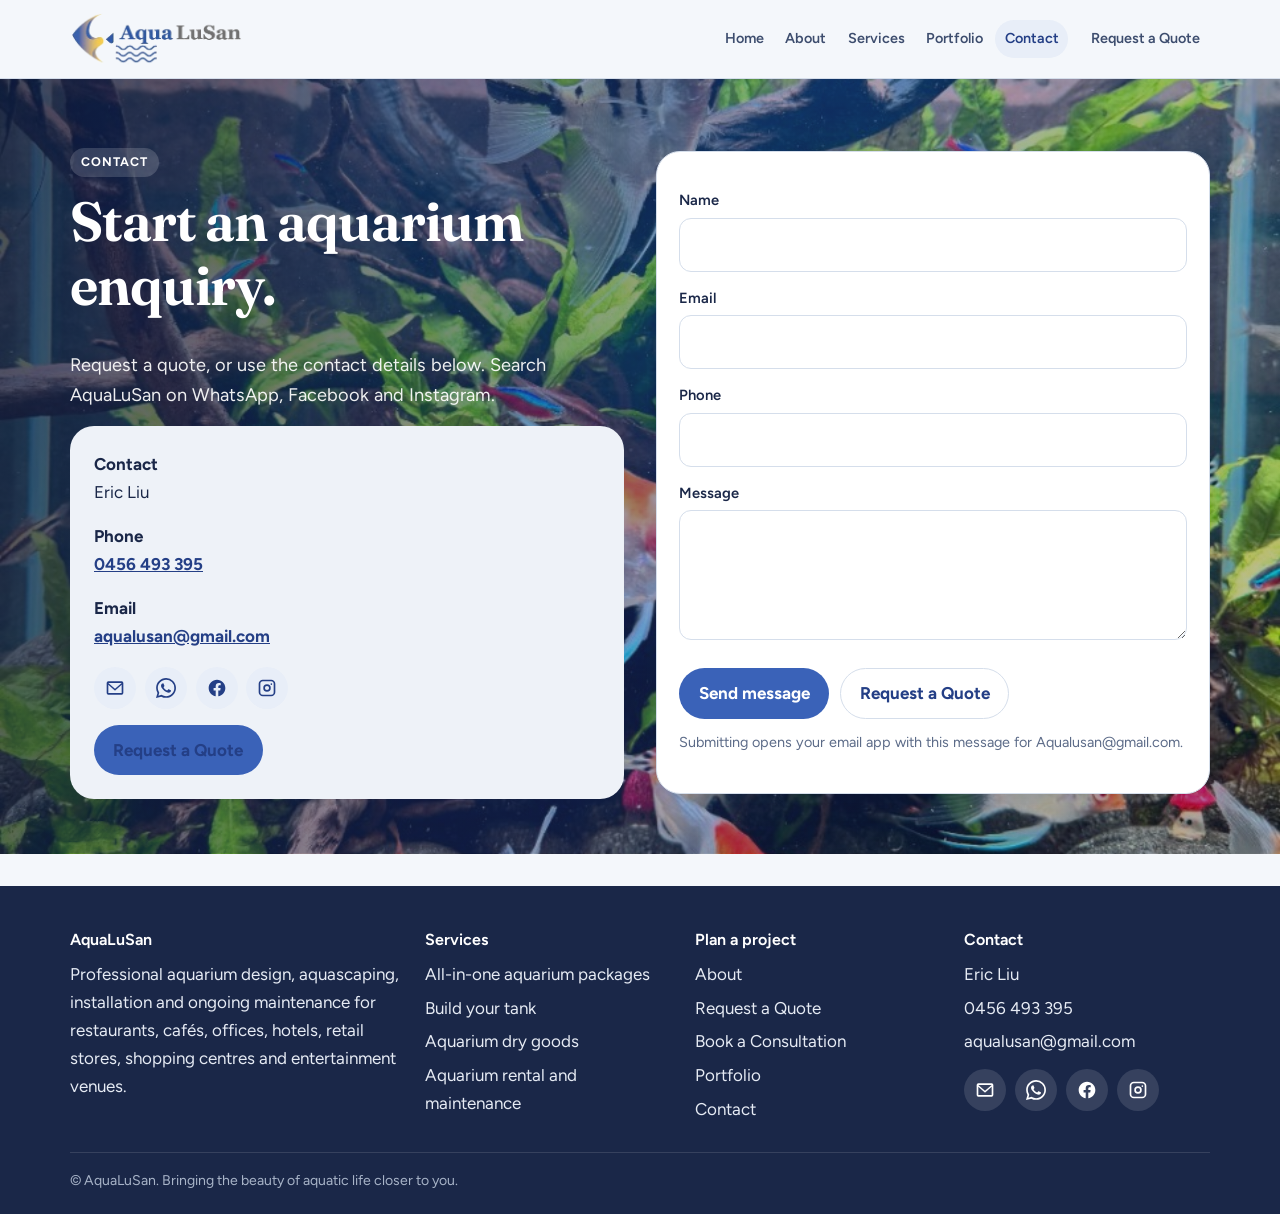
<file: contact.html>
<!DOCTYPE html>
<html lang="en-AU">
<head>
  <meta charset="utf-8">
  <meta name="viewport" content="width=device-width, initial-scale=1">
  <title>Contact | AquaLuSan</title>
  <meta name="description" content="Contact AquaLuSan. Eric Liu, 0456 493 395. Find AquaLuSan on WhatsApp, Facebook and Instagram.">
  <link rel="icon" href="images/logo.png" type="image/png">
  <link rel="stylesheet" href="css/styles.css?v=home3">
  <link rel="canonical" href="https://aqualusan.com.au/contact.html">
</head>
<body data-page="contact">
  <a class="skip" href="#main">Skip to content</a>
  <div id="site-header"></div>
  <main id="main">
    <section class="hero">
      <div class="wrap split">
        <div>
          <p class="eyebrow">Contact</p>
          <h1>Start an aquarium enquiry.</h1>
          <p class="lede">Request a quote, or use the contact details below. Search AquaLuSan on WhatsApp, Facebook and Instagram.</p>
          <div class="contact-panel">
            <p><strong>Contact</strong><br>Eric Liu</p>
            <p><strong>Phone</strong><br><a href="tel:+61456493395">0456 493 395</a></p>
            <p><strong>Email</strong><br><a href="mailto:aqualusan@gmail.com">aqualusan@gmail.com</a></p>
            <div data-socials></div>
            <div class="btn-row" style="margin-top:1rem">
              <a class="btn btn-primary" href="request-a-quote.html">Request a Quote</a>
            </div>
          </div>
        </div>
        <form class="form" data-lead="contact" data-submit="email">
          <label for="name">Name</label>
          <input id="name" name="Name" required>
          <label for="email">Email</label>
          <input id="email" name="Email" type="email" required>
          <label for="phone">Phone</label>
          <input id="phone" name="Phone" type="tel">
          <label for="message">Message</label>
          <textarea id="message" name="Message" required></textarea>
          <div class="form-actions">
            <button class="btn btn-primary" type="submit">Send message</button>
            <a class="btn btn-secondary" href="request-a-quote.html">Request a Quote</a>
          </div>
          <p class="form-note">Submitting opens your email app with this message for Aqualusan@gmail.com.</p>
          <div class="alert" role="status"></div>
        </form>
      </div>
    </section>
  </main>
  <div id="site-footer"></div>
  <script src="js/site.js?v=home4"></script>
</body>
</html>
</file>
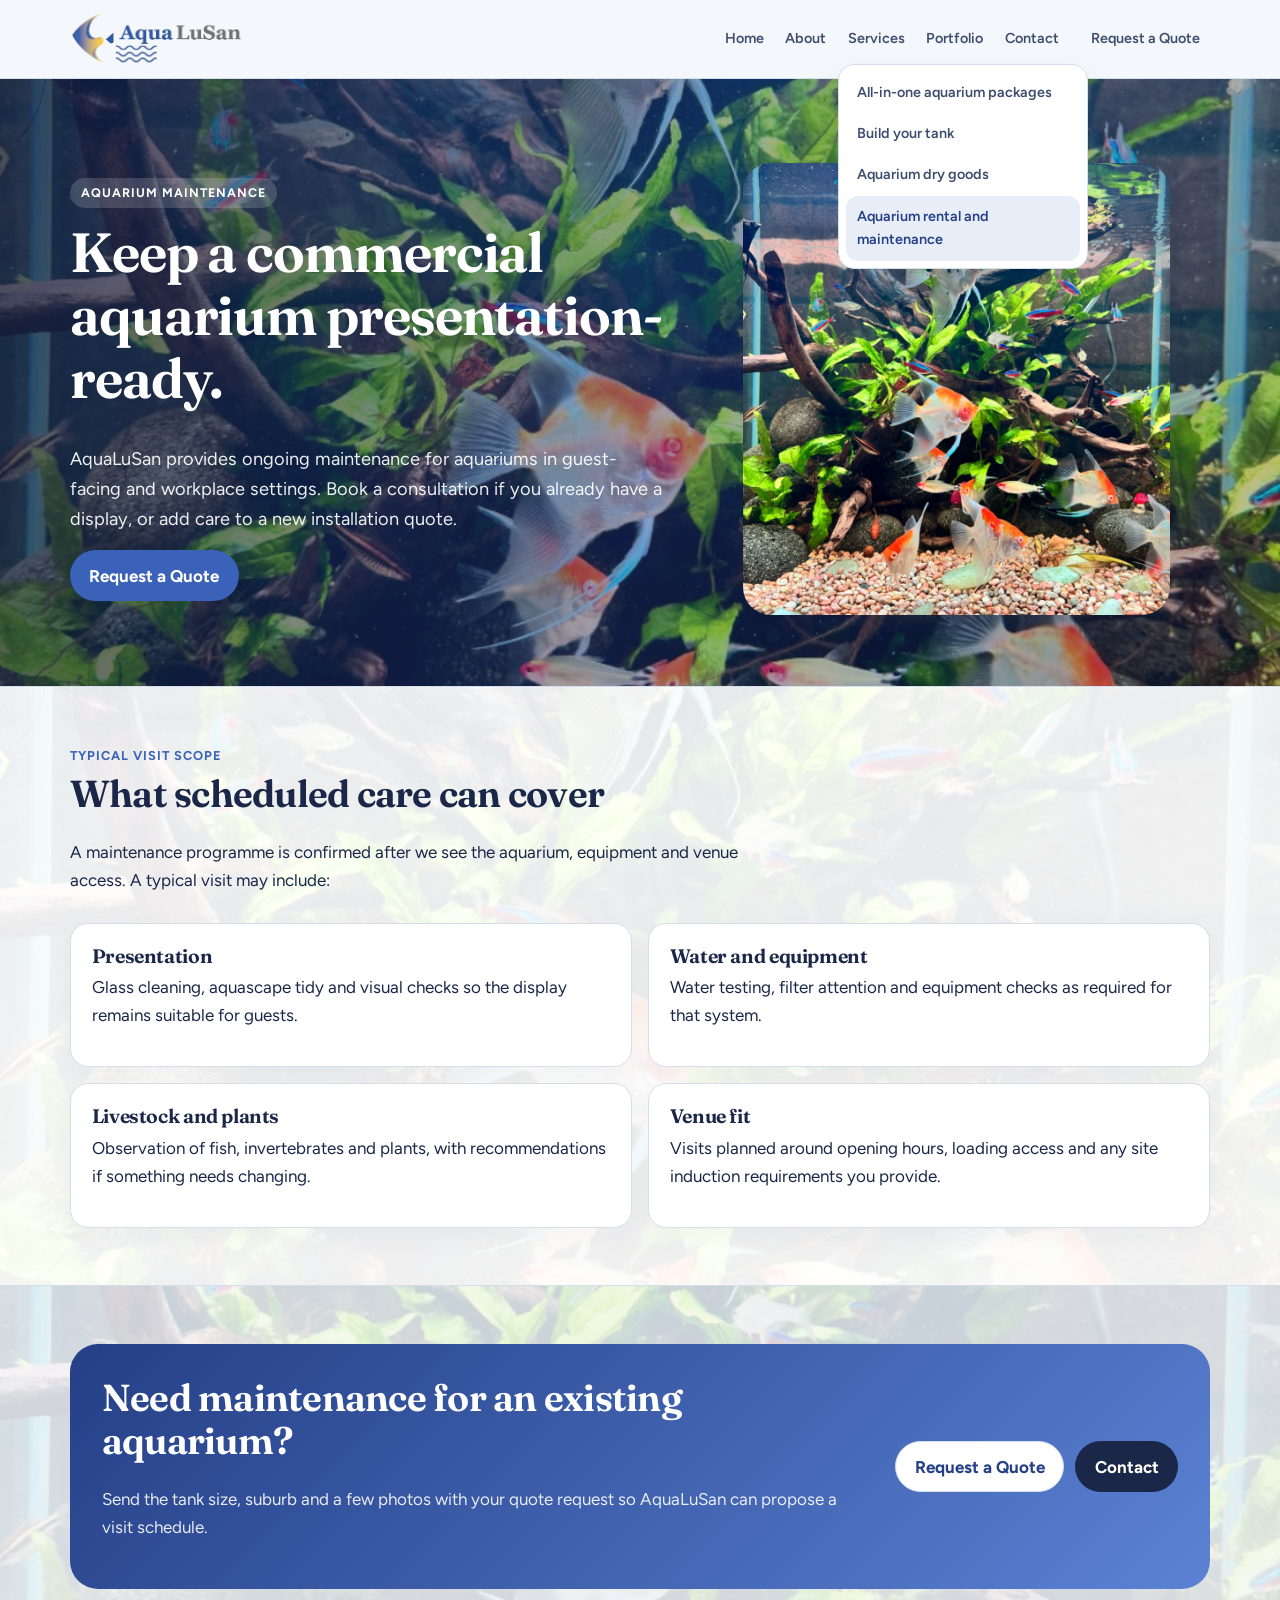
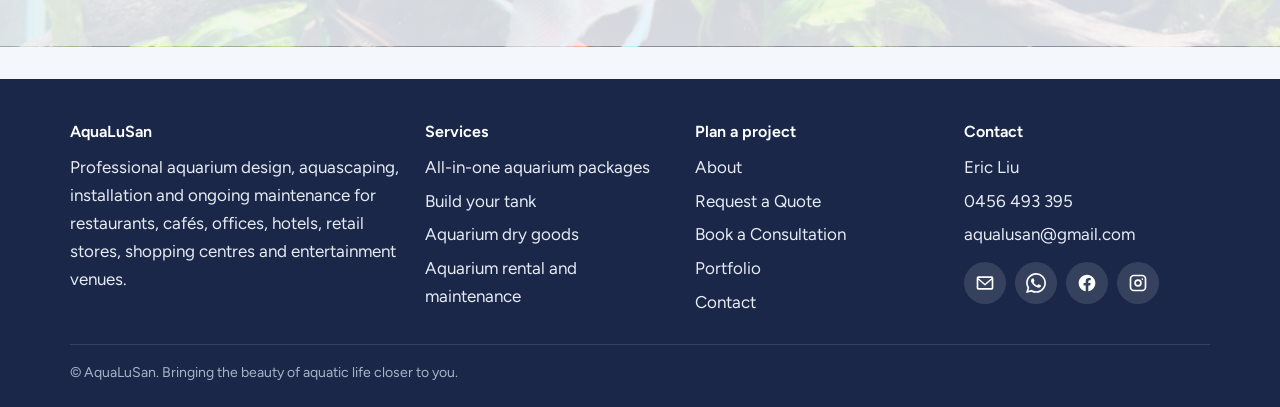
<file: maintenance.html>
<!DOCTYPE html>
<html lang="en-AU">
<head>
  <meta charset="utf-8">
  <meta name="viewport" content="width=device-width, initial-scale=1">
  <title>Aquarium Maintenance | AquaLuSan</title>
  <meta name="description" content="Professional aquarium maintenance for commercial venues, including scheduled care for restaurants, hotels, offices and retail spaces.">
  <link rel="icon" href="images/logo.png" type="image/png">
  <link rel="stylesheet" href="css/styles.css?v=home3">
  <link rel="canonical" href="https://aqualusan.com.au/maintenance.html">
</head>
<body data-page="maintenance">
  <a class="skip" href="#main">Skip to content</a>
  <div id="site-header"></div>
  <main id="main">
    <section class="hero">
      <div class="wrap hero-grid">
        <div>
          <p class="eyebrow">Aquarium maintenance</p>
          <h1>Keep a commercial aquarium presentation-ready.</h1>
          <p class="lede">AquaLuSan provides ongoing maintenance for aquariums in guest-facing and workplace settings. Book a consultation if you already have a display, or add care to a new installation quote.</p>
          <div class="btn-row">
            <a class="btn btn-primary" href="request-a-quote.html?service=Aquarium%20rental%20and%20maintenance">Request a Quote</a>
          </div>
        </div>
        <figure class="media">
          <img src="images/section-bg.jpg" alt="Planted aquarium with angelfish, tetras and driftwood">
        </figure>
      </div>
    </section>
    <section class="section section-white">
      <div class="wrap">
        <div class="section-head">
          <p class="kicker">Typical visit scope</p>
          <h2>What scheduled care can cover</h2>
          <p>A maintenance programme is confirmed after we see the aquarium, equipment and venue access. A typical visit may include:</p>
        </div>
        <div class="grid-2">
          <article class="card"><h3>Presentation</h3><p>Glass cleaning, aquascape tidy and visual checks so the display remains suitable for guests.</p></article>
          <article class="card"><h3>Water and equipment</h3><p>Water testing, filter attention and equipment checks as required for that system.</p></article>
          <article class="card"><h3>Livestock and plants</h3><p>Observation of fish, invertebrates and plants, with recommendations if something needs changing.</p></article>
          <article class="card"><h3>Venue fit</h3><p>Visits planned around opening hours, loading access and any site induction requirements you provide.</p></article>
        </div>
      </div>
    </section>
    <section class="section">
      <div class="wrap cta-band">
        <div>
          <h2>Need maintenance for an existing aquarium?</h2>
          <p>Send the tank size, suburb and a few photos with your quote request so AquaLuSan can propose a visit schedule.</p>
        </div>
        <div class="btn-row">
          <a class="btn btn-secondary" href="request-a-quote.html?service=Aquarium%20rental%20and%20maintenance">Request a Quote</a>
          <a class="btn btn-dark" href="contact.html">Contact</a>
        </div>
      </div>
    </section>
  </main>
  <div id="site-footer"></div>
  <script src="js/site.js?v=home4"></script>
</body>
</html>
</file>
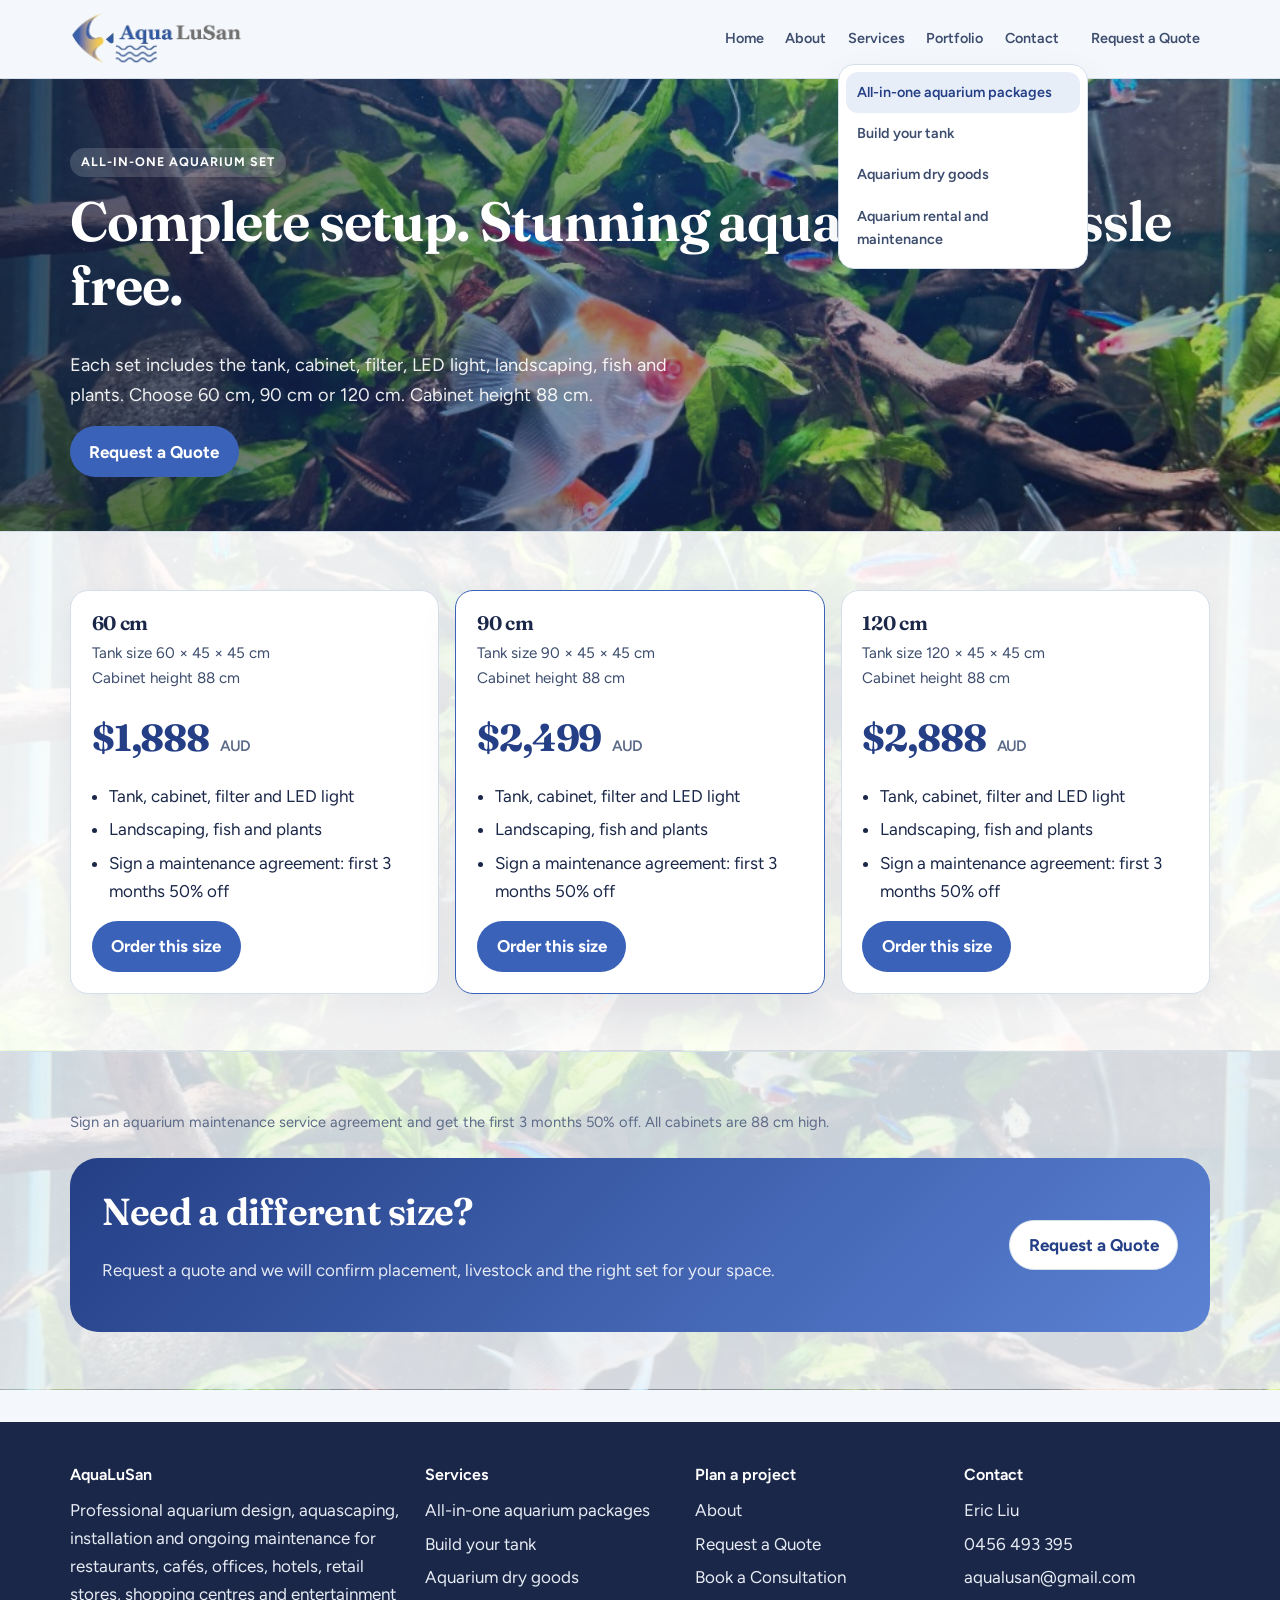
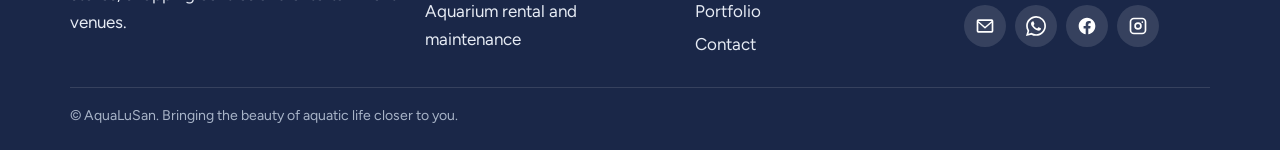
<file: packages.html>
<!DOCTYPE html>
<html lang="en-AU">
<head>
  <meta charset="utf-8">
  <meta name="viewport" content="width=device-width, initial-scale=1">
  <title>All-In-One Aquarium Set | AquaLuSan</title>
  <meta name="description" content="AquaLuSan All-in-one aquarium sets: 60cm $1,888, 90cm $2,499, 120cm $2,888 AUD. Tank, cabinet, filter, LED light, landscaping, fish and plants included.">
  <link rel="icon" href="images/logo.png" type="image/png">
  <link rel="stylesheet" href="css/styles.css?v=home3">
  <link rel="canonical" href="https://aqualusan.com.au/packages.html">
</head>
<body data-page="packages">
  <a class="skip" href="#main">Skip to content</a>
  <div id="site-header"></div>
  <main id="main">
    <section class="hero">
      <div class="wrap">
        <p class="eyebrow">All-in-one aquarium set</p>
        <h1>Complete setup. Stunning aquascape. Hassle free.</h1>
        <p class="lede">Each set includes the tank, cabinet, filter, LED light, landscaping, fish and plants. Choose 60 cm, 90 cm or 120 cm. Cabinet height 88 cm.</p>
        <div class="btn-row">
          <a class="btn btn-primary" href="request-a-quote.html?service=All-in-one%20aquarium%20package">Request a Quote</a>
        </div>
      </div>
    </section>
    <section class="section section-white">
      <div class="wrap grid-3">
        <article class="package">
          <h3>60 cm</h3>
          <p class="specs">Tank size 60 × 45 × 45 cm<br>Cabinet height 88 cm</p>
          <p class="price">$1,888 <span>AUD</span></p>
          <ul class="list">
            <li>Tank, cabinet, filter and LED light</li>
            <li>Landscaping, fish and plants</li>
            <li>Sign a maintenance agreement: first 3 months 50% off</li>
          </ul>
          <a class="btn btn-primary" href="request-a-quote.html?service=All-in-one%20aquarium%20package&amp;package=60cm%20All-in-one%20set">Order this size</a>
        </article>
        <article class="package featured">
          <h3>90 cm</h3>
          <p class="specs">Tank size 90 × 45 × 45 cm<br>Cabinet height 88 cm</p>
          <p class="price">$2,499 <span>AUD</span></p>
          <ul class="list">
            <li>Tank, cabinet, filter and LED light</li>
            <li>Landscaping, fish and plants</li>
            <li>Sign a maintenance agreement: first 3 months 50% off</li>
          </ul>
          <a class="btn btn-primary" href="request-a-quote.html?service=All-in-one%20aquarium%20package&amp;package=90cm%20All-in-one%20set">Order this size</a>
        </article>
        <article class="package">
          <h3>120 cm</h3>
          <p class="specs">Tank size 120 × 45 × 45 cm<br>Cabinet height 88 cm</p>
          <p class="price">$2,888 <span>AUD</span></p>
          <ul class="list">
            <li>Tank, cabinet, filter and LED light</li>
            <li>Landscaping, fish and plants</li>
            <li>Sign a maintenance agreement: first 3 months 50% off</li>
          </ul>
          <a class="btn btn-primary" href="request-a-quote.html?service=All-in-one%20aquarium%20package&amp;package=120cm%20All-in-one%20set">Order this size</a>
        </article>
      </div>
    </section>
    <section class="section">
      <div class="wrap">
        <p class="fine-print">Sign an aquarium maintenance service agreement and get the first 3 months 50% off. All cabinets are 88 cm high.</p>
        <div class="cta-band" style="margin-top:1.5rem">
          <div>
            <h2>Need a different size?</h2>
            <p>Request a quote and we will confirm placement, livestock and the right set for your space.</p>
          </div>
          <a class="btn btn-secondary" href="request-a-quote.html">Request a Quote</a>
        </div>
      </div>
    </section>
  </main>
  <div id="site-footer"></div>
  <script src="js/site.js?v=home4"></script>
</body>
</html>
</file>
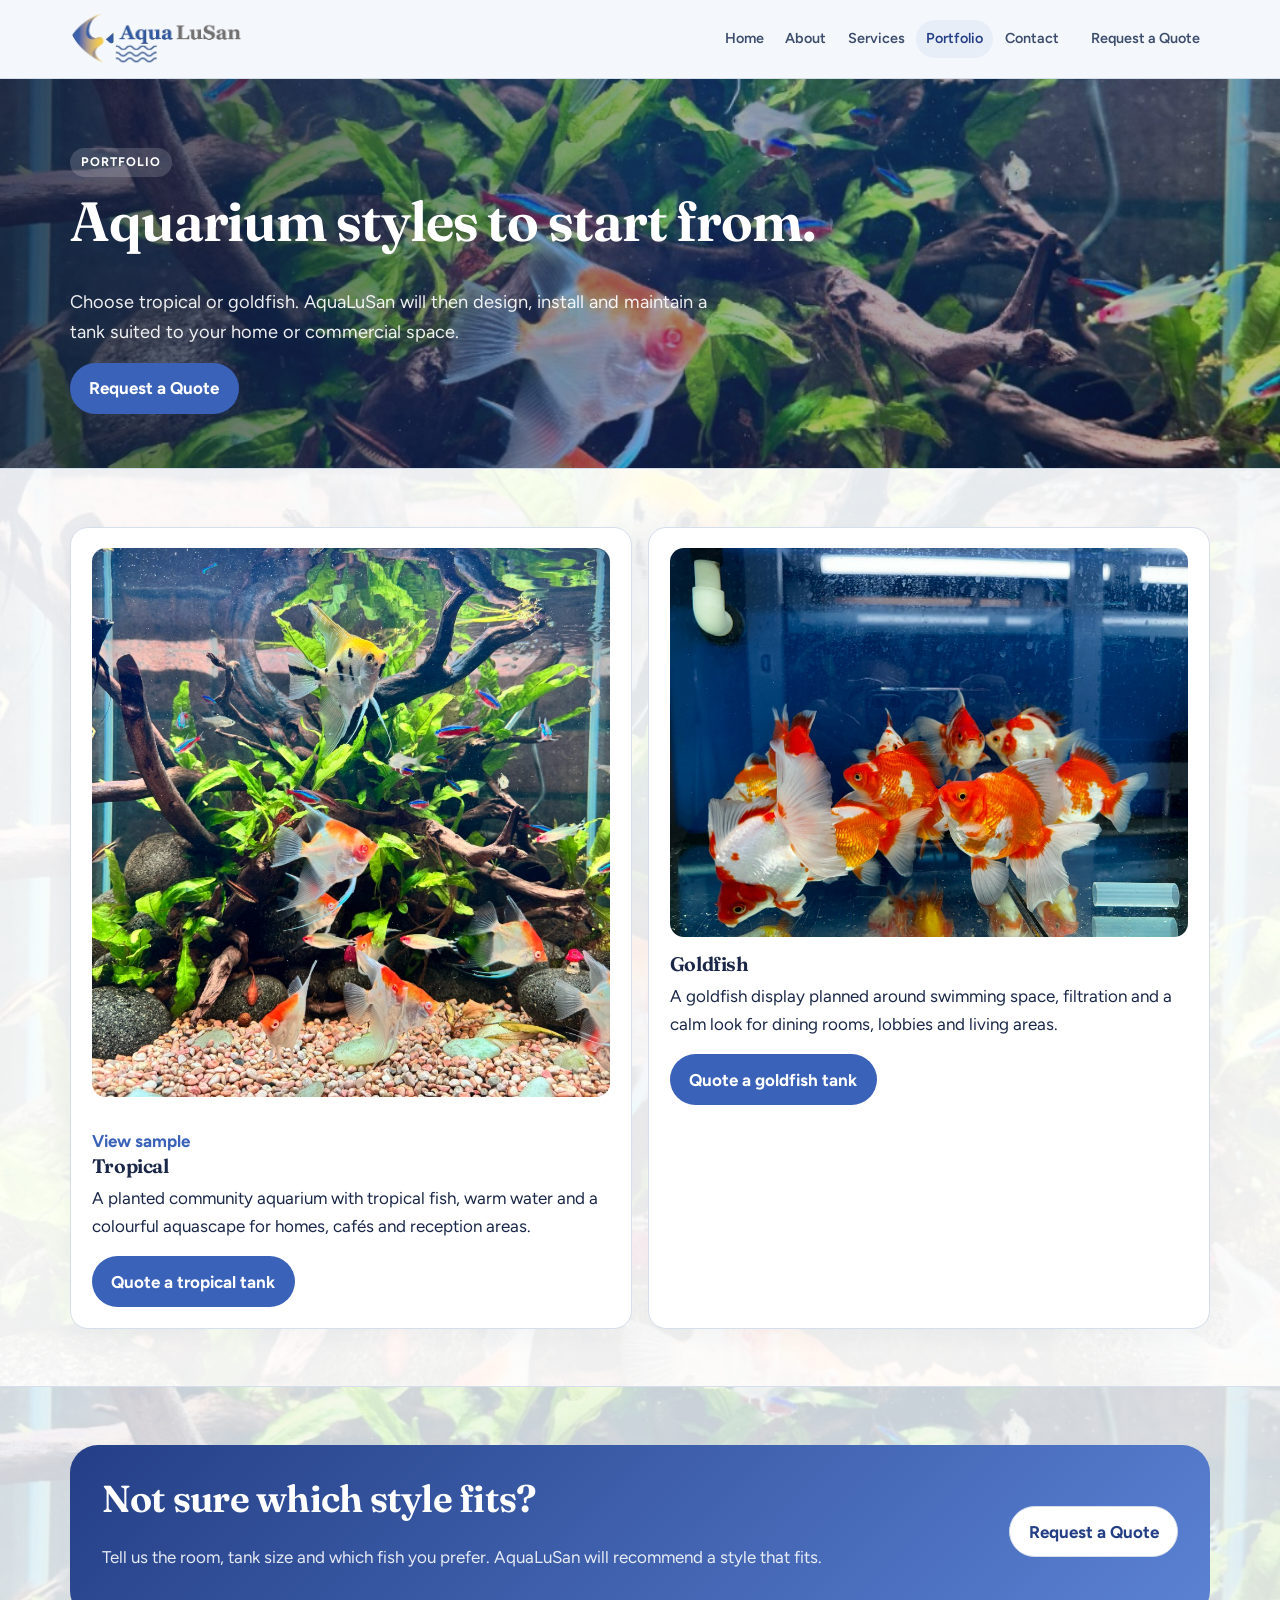
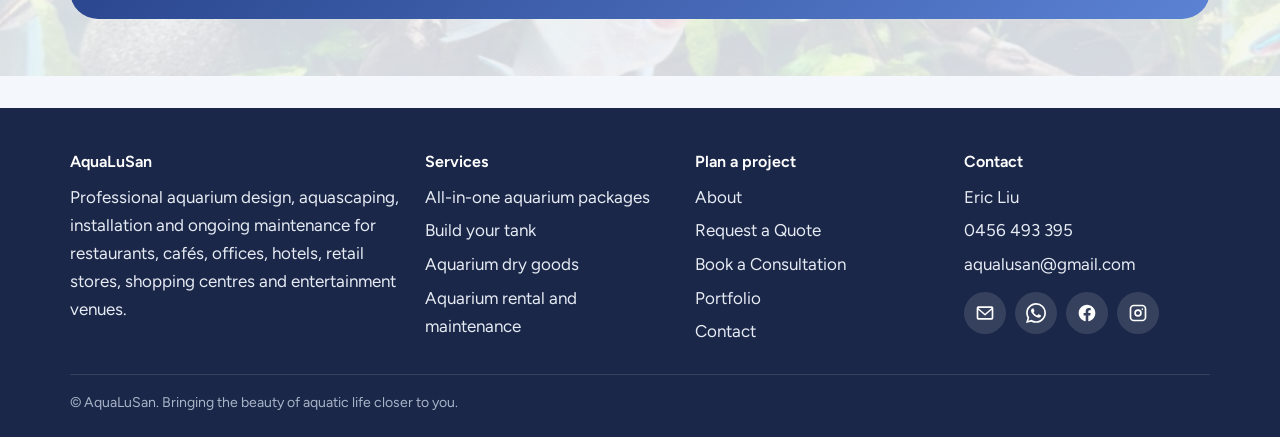
<file: portfolio.html>
<!DOCTYPE html>
<html lang="en-AU">
<head>
  <meta charset="utf-8">
  <meta name="viewport" content="width=device-width, initial-scale=1">
  <title>Portfolio | AquaLuSan tank styles</title>
  <meta name="description" content="AquaLuSan aquarium styles: tropical and goldfish tanks for homes and commercial spaces.">
  <link rel="icon" href="images/logo.png" type="image/png">
  <link rel="stylesheet" href="css/styles.css?v=home10">
  <link rel="canonical" href="https://aqualusan.com.au/portfolio.html">
</head>
<body data-page="portfolio">
  <a class="skip" href="#main">Skip to content</a>
  <div id="site-header"></div>
  <main id="main">
    <section class="hero">
      <div class="wrap">
        <p class="eyebrow">Portfolio</p>
        <h1>Aquarium styles to start from.</h1>
        <p class="lede">Choose tropical or goldfish. AquaLuSan will then design, install and maintain a tank suited to your home or commercial space.</p>
        <div class="btn-row">
          <a class="btn btn-primary" href="request-a-quote.html">Request a Quote</a>
        </div>
      </div>
    </section>
    <section class="section section-white">
      <div class="wrap grid-2">
        <article class="project" id="tropical">
          <button class="album-open" type="button" data-album="tropical">
            <figure class="media" style="min-height:200px;border-radius:14px;margin:0 0 1rem;box-shadow:none">
              <img src="images/section-bg.jpg" alt="Tropical community aquarium with angelfish and tetras">
            </figure>
            <span class="more">View sample</span>
          </button>
          <h3>Tropical</h3>
          <p>A planted community aquarium with tropical fish, warm water and a colourful aquascape for homes, cafés and reception areas.</p>
          <a class="btn btn-primary" href="request-a-quote.html?package=Tropical">Quote a tropical tank</a>
        </article>
        <article class="project" id="goldfish">
          <figure class="media" style="min-height:200px;border-radius:14px;margin:0 0 1rem;box-shadow:none">
            <img src="images/goldfish.jpg?v=2" alt="Goldfish swimming in a display aquarium">
          </figure>
          <h3>Goldfish</h3>
          <p>A goldfish display planned around swimming space, filtration and a calm look for dining rooms, lobbies and living areas.</p>
          <a class="btn btn-primary" href="request-a-quote.html?package=Goldfish">Quote a goldfish tank</a>
        </article>
        <article class="project" id="cichlids" hidden>
          <figure class="media" style="min-height:200px;border-radius:14px;margin:0 0 1rem;box-shadow:none">
            <img src="images/cichlids.svg" alt="Cichlid aquarium style">
          </figure>
          <h3>Cichlids</h3>
          <p>A cichlid aquarium with rockwork, territory and stronger filtration — suited to a feature tank that needs a bolder layout.</p>
          <a class="btn btn-primary" href="request-a-quote.html?package=Cichlids">Quote a cichlid tank</a>
        </article>
      </div>
    </section>
    <section class="section">
      <div class="wrap cta-band">
        <div>
          <h2>Not sure which style fits?</h2>
          <p>Tell us the room, tank size and which fish you prefer. AquaLuSan will recommend a style that fits.</p>
        </div>
        <a class="btn btn-secondary" href="request-a-quote.html">Request a Quote</a>
      </div>
    </section>
  </main>
  <div id="site-footer"></div>
  <script src="js/site.js?v=home5"></script>
</body>
</html>
</file>
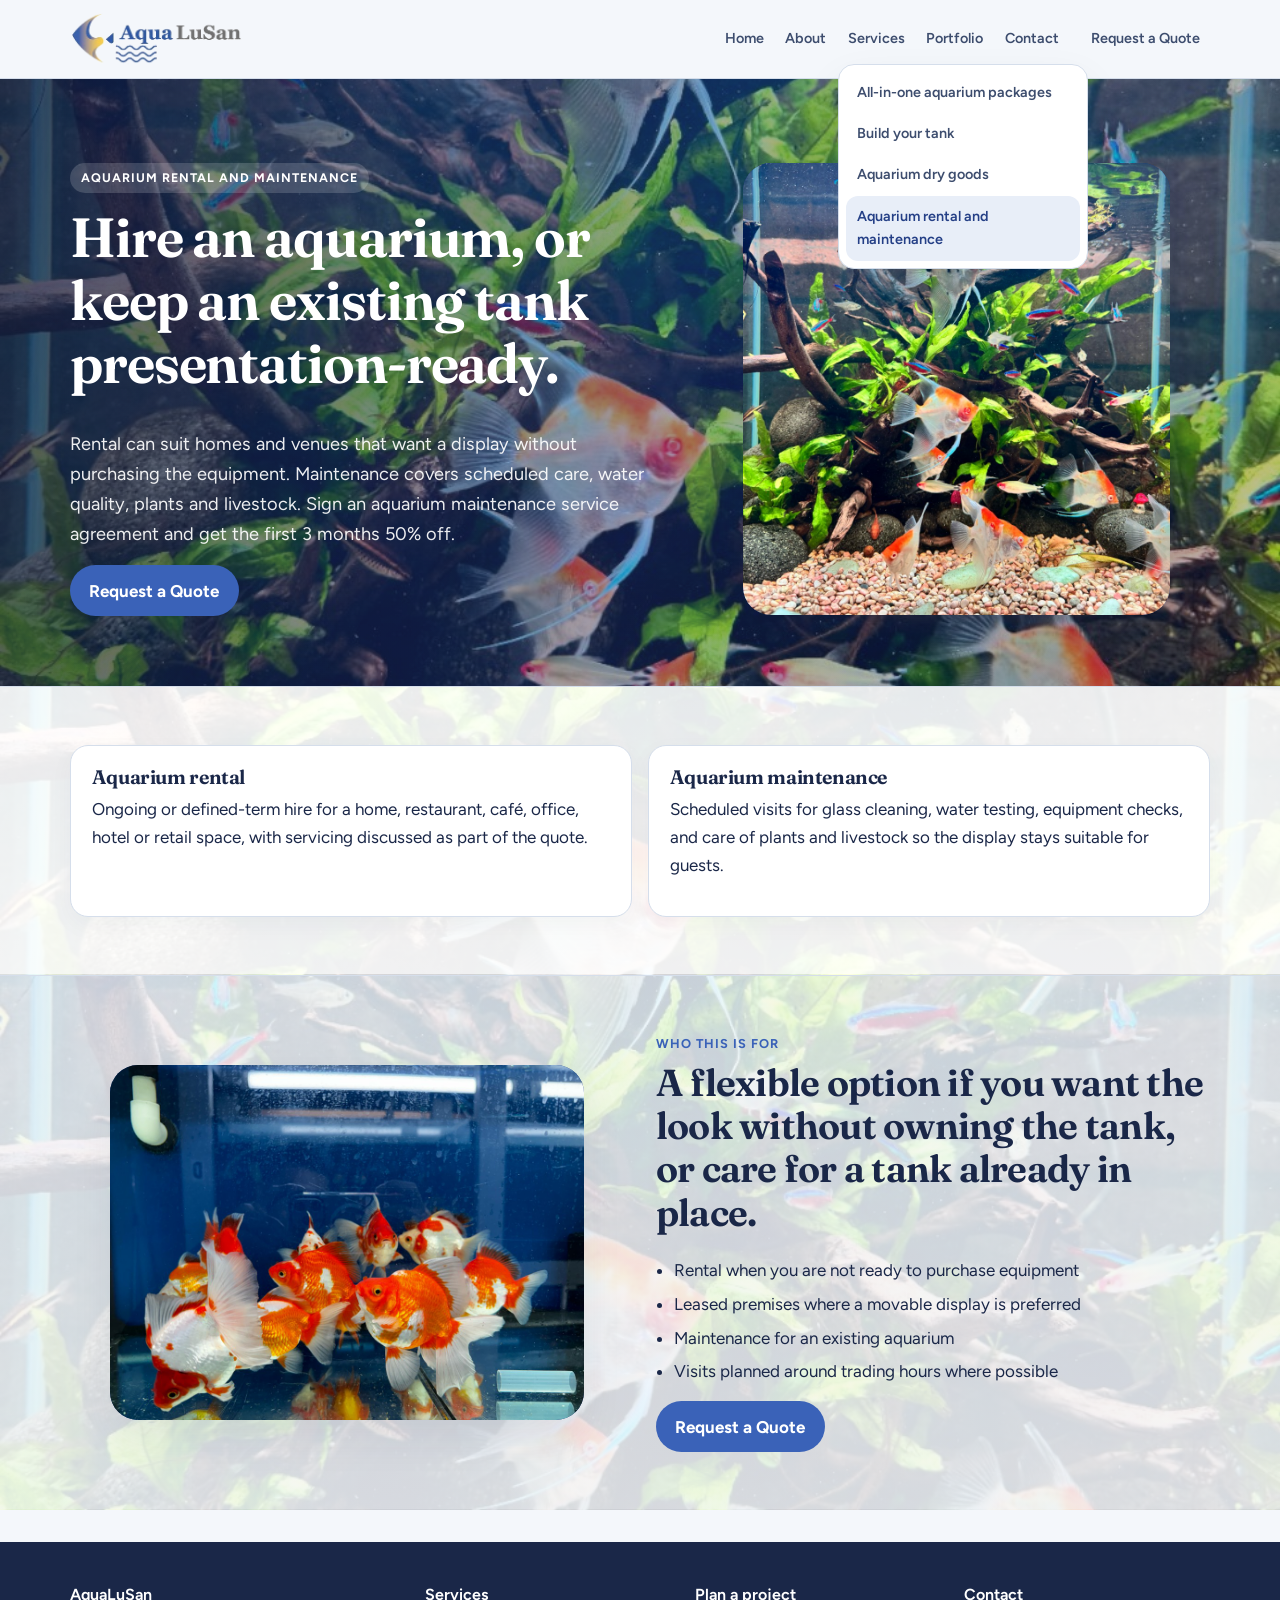
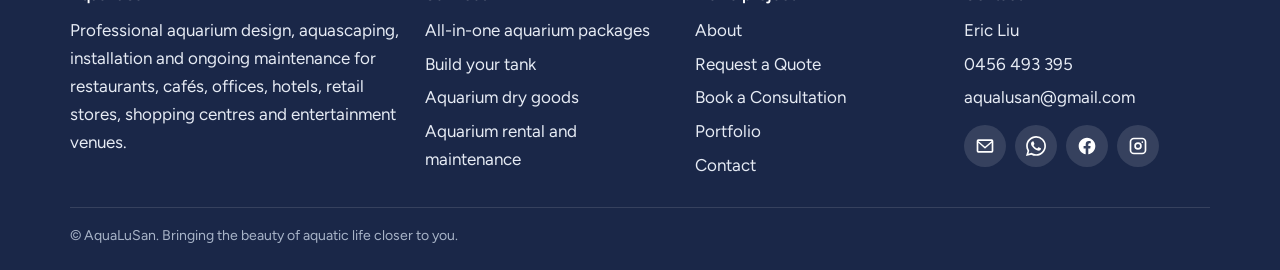
<file: rental.html>
<!DOCTYPE html>
<html lang="en-AU">
<head>
  <meta charset="utf-8">
  <meta name="viewport" content="width=device-width, initial-scale=1">
  <title>Aquarium Rental and Maintenance | AquaLuSan</title>
  <meta name="description" content="AquaLuSan aquarium rental and maintenance for homes, restaurants, cafés, offices, hotels and commercial spaces.">
  <link rel="icon" href="images/logo.png" type="image/png">
  <link rel="stylesheet" href="css/styles.css?v=home3">
  <link rel="canonical" href="https://aqualusan.com.au/rental.html">
</head>
<body data-page="rental">
  <a class="skip" href="#main">Skip to content</a>
  <div id="site-header"></div>
  <main id="main">
    <section class="hero">
      <div class="wrap hero-grid">
        <div>
          <p class="eyebrow">Aquarium rental and maintenance</p>
          <h1>Hire an aquarium, or keep an existing tank presentation-ready.</h1>
          <p class="lede">Rental can suit homes and venues that want a display without purchasing the equipment. Maintenance covers scheduled care, water quality, plants and livestock. Sign an aquarium maintenance service agreement and get the first 3 months 50% off.</p>
          <div class="btn-row">
            <a class="btn btn-primary" href="request-a-quote.html?service=Aquarium%20rental%20and%20maintenance">Request a Quote</a>
          </div>
        </div>
        <figure class="media">
          <img src="images/section-bg.jpg" alt="Planted aquarium with angelfish, tetras and driftwood">
        </figure>
      </div>
    </section>
    <section class="section section-white">
      <div class="wrap grid-2">
        <article class="card">
          <h3>Aquarium rental</h3>
          <p>Ongoing or defined-term hire for a home, restaurant, café, office, hotel or retail space, with servicing discussed as part of the quote.</p>
        </article>
        <article class="card">
          <h3>Aquarium maintenance</h3>
          <p>Scheduled visits for glass cleaning, water testing, equipment checks, and care of plants and livestock so the display stays suitable for guests.</p>
        </article>
      </div>
    </section>
    <section class="section">
      <div class="wrap split">
        <figure class="media">
          <img src="images/goldfish.jpg" alt="Goldfish in a display aquarium">
        </figure>
        <div>
          <p class="kicker">Who this is for</p>
          <h2>A flexible option if you want the look without owning the tank, or care for a tank already in place.</h2>
          <ul class="list">
            <li>Rental when you are not ready to purchase equipment</li>
            <li>Leased premises where a movable display is preferred</li>
            <li>Maintenance for an existing aquarium</li>
            <li>Visits planned around trading hours where possible</li>
          </ul>
          <div class="btn-row">
            <a class="btn btn-primary" href="request-a-quote.html?service=Aquarium%20rental%20and%20maintenance">Request a Quote</a>
          </div>
        </div>
      </div>
    </section>
  </main>
  <div id="site-footer"></div>
  <script src="js/site.js?v=home4"></script>
</body>
</html>
</file>
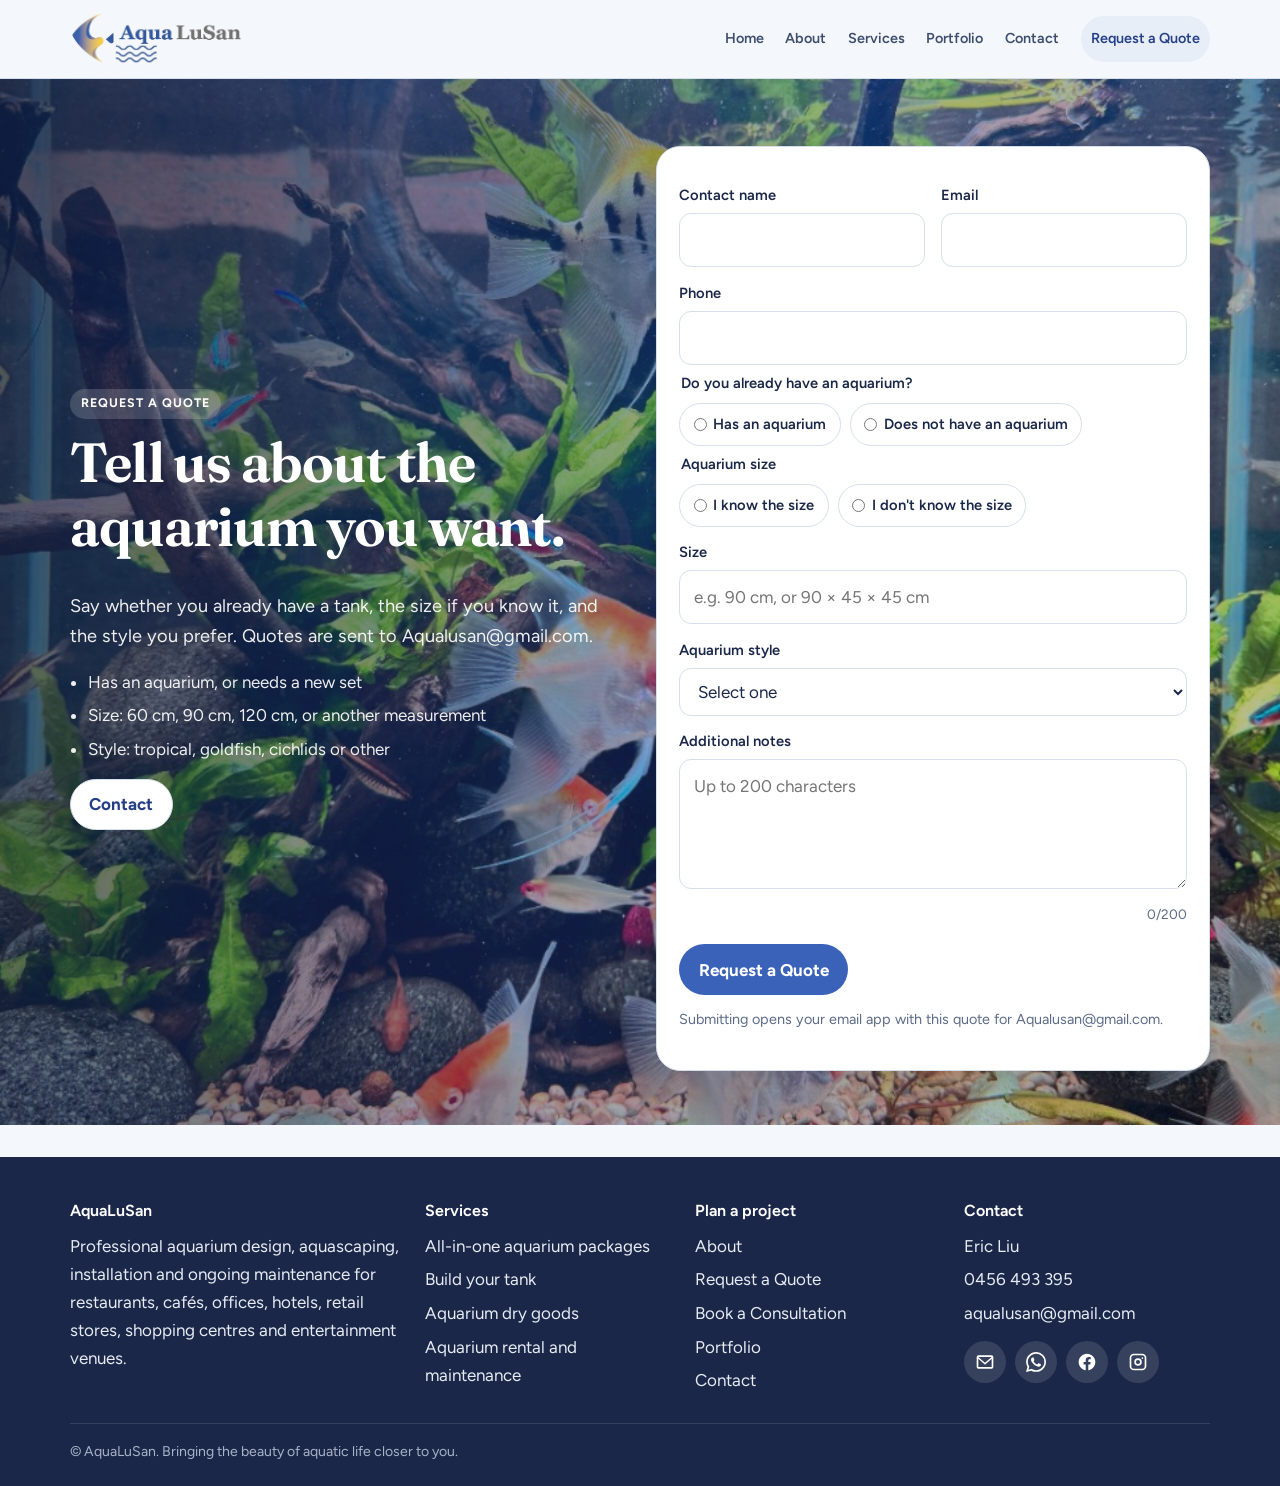
<file: request-a-quote.html>
<!DOCTYPE html>
<html lang="en-AU">
<head>
  <meta charset="utf-8">
  <meta name="viewport" content="width=device-width, initial-scale=1">
  <title>Request a Quote | AquaLuSan</title>
  <meta name="description" content="Request an aquarium quote from AquaLuSan. Tell us if you have a tank, the size, and the style you prefer.">
  <link rel="icon" href="images/logo.png" type="image/png">
  <link rel="stylesheet" href="css/styles.css?v=home15">
  <link rel="canonical" href="https://aqualusan.com.au/request-a-quote.html">
</head>
<body data-page="quote">
  <a class="skip" href="#main">Skip to content</a>
  <div id="site-header"></div>
  <main id="main">
    <section class="hero">
      <div class="wrap split">
        <div>
          <p class="eyebrow">Request a Quote</p>
          <h1 data-quote-title>Tell us about the aquarium you want.</h1>
          <p class="lede" data-quote-lede>Say whether you already have a tank, the size if you know it, and the style you prefer. Quotes are sent to Aqualusan@gmail.com.</p>
          <ul class="list" data-quote-points>
            <li>Has an aquarium, or needs a new set</li>
            <li>Size: 60 cm, 90 cm, 120 cm, or another measurement</li>
            <li>Style: tropical, goldfish, cichlids or other</li>
          </ul>
          <div class="btn-row">
            <a class="btn btn-secondary" href="contact.html">Contact</a>
          </div>
        </div>
        <form class="form" data-lead="quote request" data-submit="email">
          <div class="form-grid">
            <div>
              <label for="contact-name">Contact name</label>
              <input id="contact-name" name="Contact name" required>
            </div>
            <div>
              <label for="email">Email</label>
              <input id="email" name="Email" type="email" required>
            </div>
            <div class="full">
              <label for="phone">Phone</label>
              <input id="phone" name="Phone" type="tel" required>
            </div>
            <input type="hidden" id="service" name="Service" value="">
            <div class="full" id="quote-aquarium-fields">
              <fieldset class="full">
                <legend>Do you already have an aquarium?</legend>
                <div class="choices">
                  <label><input type="radio" name="Has aquarium" value="Has an aquarium" required> Has an aquarium</label>
                  <label><input type="radio" name="Has aquarium" value="Does not have an aquarium"> Does not have an aquarium</label>
                </div>
              </fieldset>
              <fieldset class="full">
                <legend>Aquarium size</legend>
                <div class="choices">
                  <label><input type="radio" name="Size known" value="I know the size" required> I know the size</label>
                  <label><input type="radio" name="Size known" value="I don't know the size"> I don't know the size</label>
                </div>
                <label for="tank-size">Size</label>
                <input id="tank-size" name="Size" placeholder="e.g. 90 cm, or 90 × 45 × 45 cm" disabled>
              </fieldset>
              <div class="full">
                <label for="style">Aquarium style</label>
                <select id="style" name="Aquarium style" required>
                  <option value="">Select one</option>
                  <option value="Tropical">Tropical</option>
                  <option value="Goldfish">Goldfish</option>
                  <option value="Cichlids">Cichlids</option>
                  <option value="Other">Other</option>
                </select>
              </div>
              <div class="full">
                <label for="notes">Additional notes</label>
                <textarea id="notes" name="Additional notes" maxlength="200" placeholder="Up to 200 characters"></textarea>
                <p class="char-count"><span data-count>0</span>/200</p>
              </div>
            </div>
            <div class="full" id="quote-dry-goods-fields" hidden>
              <fieldset class="full">
                <legend>Which dry goods do you need?</legend>
                <div class="choices">
                  <label><input type="checkbox" name="Dry goods topic" value="Fish tank"> Fish tank</label>
                  <label><input type="checkbox" name="Dry goods topic" value="Filter media"> Filter media</label>
                  <label><input type="checkbox" name="Dry goods topic" value="Others"> Others</label>
                </div>
              </fieldset>
              <div class="full">
                <label for="shop-details">Shop details</label>
                <textarea id="shop-details" name="Shop details" maxlength="200" placeholder="If you are an aquarium shop, include your shop name and details for a wholesale price"></textarea>
              </div>
            </div>
          </div>
          <div class="form-actions">
            <button class="btn btn-primary" type="submit">Request a Quote</button>
          </div>
          <p class="form-note">Submitting opens your email app with this quote for Aqualusan@gmail.com.</p>
          <div class="alert" role="status"></div>
        </form>
      </div>
    </section>
  </main>
  <div id="site-footer"></div>
  <script src="js/site.js?v=home7"></script>
</body>
</html>
</file>
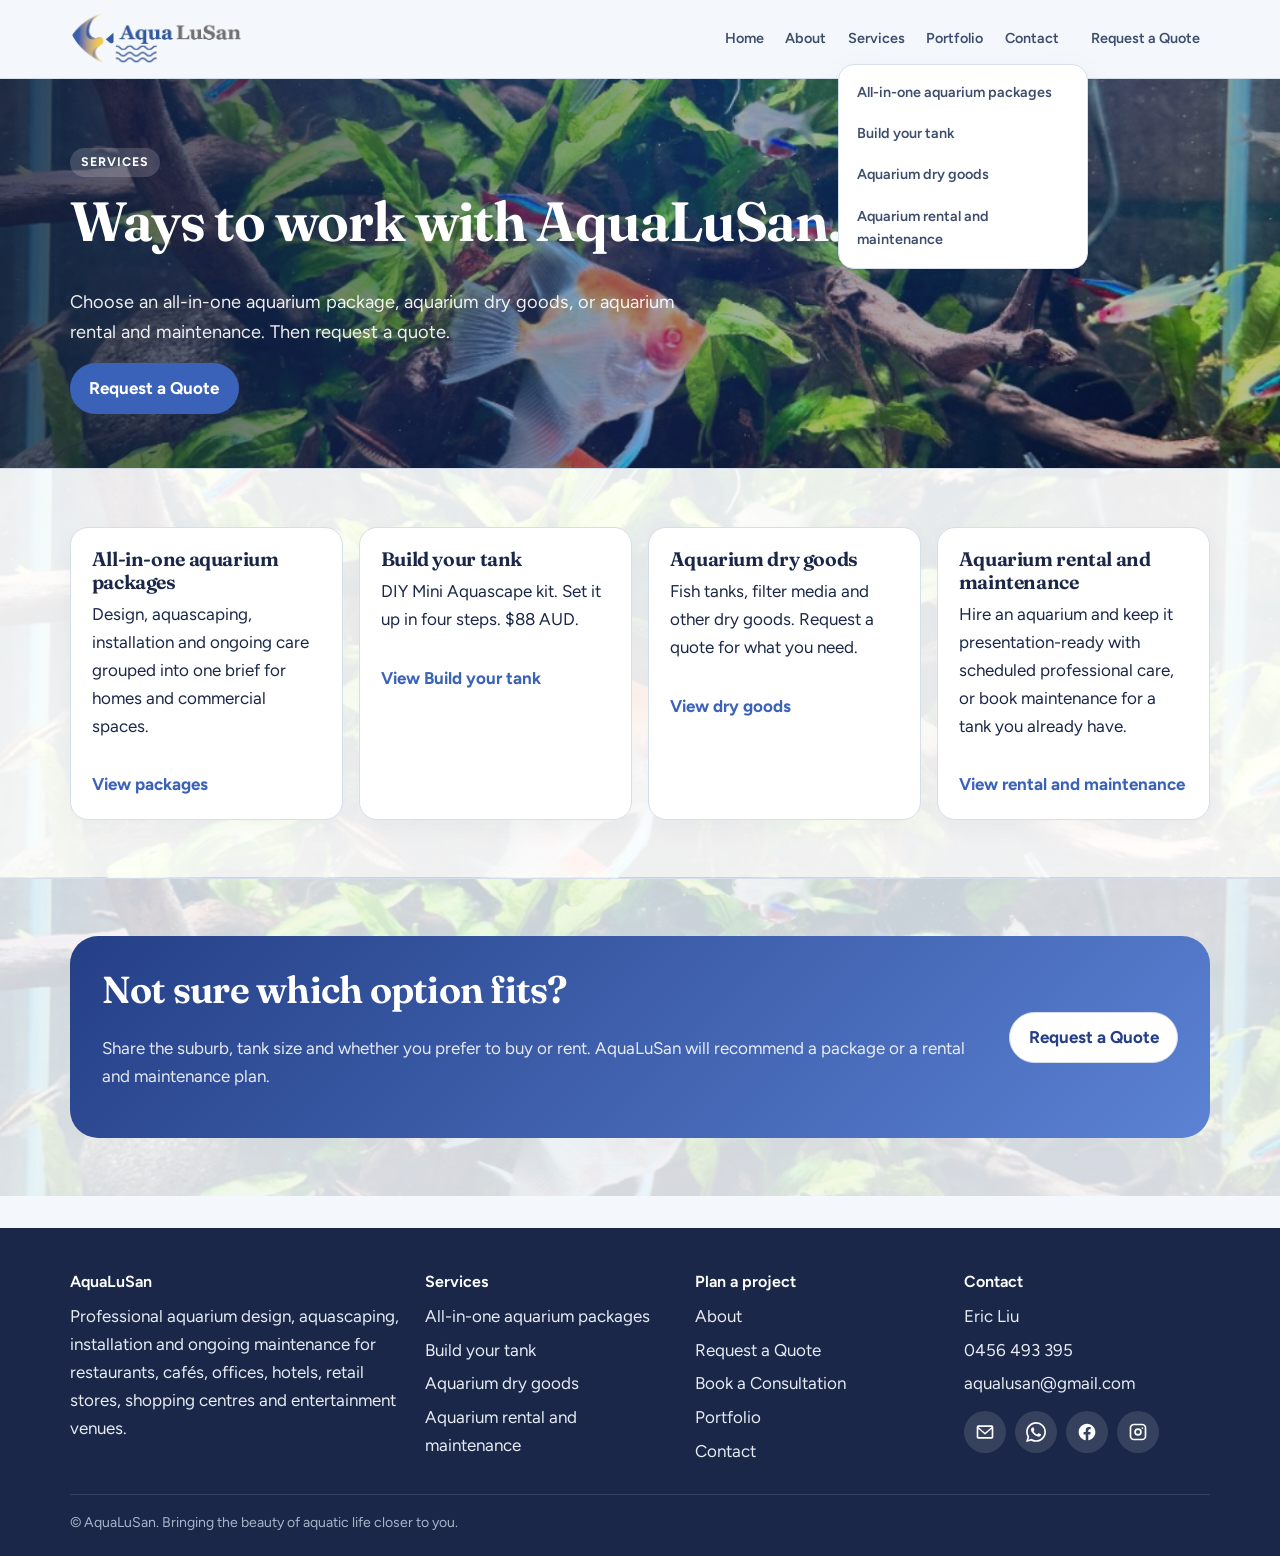
<file: services.html>
<!DOCTYPE html>
<html lang="en-AU">
<head>
  <meta charset="utf-8">
  <meta name="viewport" content="width=device-width, initial-scale=1">
  <title>Services | AquaLuSan</title>
  <meta name="description" content="AquaLuSan services: all-in-one aquarium packages, and aquarium rental and maintenance.">
  <link rel="icon" href="images/logo.png" type="image/png">
  <link rel="stylesheet" href="css/styles.css?v=home3">
  <link rel="canonical" href="https://aqualusan.com.au/services.html">
</head>
<body data-page="services">
  <a class="skip" href="#main">Skip to content</a>
  <div id="site-header"></div>
  <main id="main">
    <section class="hero">
      <div class="wrap">
        <p class="eyebrow">Services</p>
        <h1>Ways to work with AquaLuSan.</h1>
        <p class="lede">Choose an all-in-one aquarium package, aquarium dry goods, or aquarium rental and maintenance. Then request a quote.</p>
        <div class="btn-row">
          <a class="btn btn-primary" href="request-a-quote.html">Request a Quote</a>
        </div>
      </div>
    </section>
    <section class="section section-white">
      <div class="wrap grid-4">
        <article class="card">
          <h3>All-in-one aquarium packages</h3>
          <p>Design, aquascaping, installation and ongoing care grouped into one brief for homes and commercial spaces.</p>
          <a class="more" href="packages.html">View packages</a>
        </article>
        <article class="card">
          <h3>Build your tank</h3>
          <p>DIY Mini Aquascape kit. Set it up in four steps. $88 AUD.</p>
          <a class="more" href="index.html#byt">View Build your tank</a>
        </article>
        <article class="card">
          <h3>Aquarium dry goods</h3>
          <p>Fish tanks, filter media and other dry goods. Request a quote for what you need.</p>
          <a class="more" href="index.html#dry-goods">View dry goods</a>
        </article>
        <article class="card">
          <h3>Aquarium rental and maintenance</h3>
          <p>Hire an aquarium and keep it presentation-ready with scheduled professional care, or book maintenance for a tank you already have.</p>
          <a class="more" href="rental.html">View rental and maintenance</a>
        </article>
      </div>
    </section>
    <section class="section">
      <div class="wrap cta-band">
        <div>
          <h2>Not sure which option fits?</h2>
          <p>Share the suburb, tank size and whether you prefer to buy or rent. AquaLuSan will recommend a package or a rental and maintenance plan.</p>
        </div>
        <div class="btn-row">
          <a class="btn btn-secondary" href="request-a-quote.html">Request a Quote</a>
        </div>
      </div>
    </section>
  </main>
  <div id="site-footer"></div>
  <script src="js/site.js?v=home4"></script>
</body>
</html>
</file>
<file: css/styles.css>
@import url("https://fonts.googleapis.com/css2?family=Fraunces:opsz,wght@9..144,560;9..144,640;9..144,700&family=Figtree:wght@400;500;600;700&family=Noto+Sans+TC:wght@400;500;700&display=swap");

:root {
  --bg: #f4f7fb;
  --bg-2: #e8eef8;
  --white: #ffffff;
  --ink: #1a2748;
  --ink-soft: #3d4d6e;
  --muted: #5c6b88;
  --line: #d5deeb;
  --green: #3a62b8;
  --green-2: #243f86;
  --green-3: #5b82d4;
  --tint: #e8eef8;
  --tint-2: #d5e0f2;
  --sand: #eef2f8;
  --shadow: 0 18px 40px rgba(26, 39, 72, 0.08);
  --radius: 18px;
  --header-h: 78px;
  --max: 1140px;
}

* { box-sizing: border-box; }
html { scroll-behavior: smooth; }
body {
  margin: 0;
  color: var(--ink);
  background: var(--bg);
  font-family: Figtree, "Segoe UI", sans-serif;
  font-size: 17px;
  line-height: 1.65;
}
img { max-width: 100%; display: block; }
a { color: inherit; }
button, input, select, textarea { font: inherit; }
:focus-visible {
  outline: 3px solid var(--green-3);
  outline-offset: 2px;
}
h1, h2, h3, h4 {
  font-family: Fraunces, Georgia, serif;
  line-height: 1.15;
  letter-spacing: -0.02em;
  margin: 0 0 0.6em;
  font-weight: 640;
}
h1 { font-size: clamp(2.15rem, 4.6vw, 3.45rem); overflow-wrap: break-word; }
h2 { font-size: clamp(1.65rem, 3vw, 2.35rem); overflow-wrap: break-word; }
h3 { font-size: 1.22rem; }
p { margin: 0 0 1rem; }

.skip {
  position: absolute;
  left: -999px;
  top: 0;
  background: var(--green);
  color: #fff;
  padding: 0.6rem 1rem;
  z-index: 100;
}
.skip:focus { left: 0.6rem; top: 0.6rem; }

.wrap {
  width: min(calc(100% - 2rem), var(--max));
  margin-inline: auto;
}

.site-header {
  position: sticky;
  top: 0;
  z-index: 40;
  background: rgba(244, 247, 251, 0.94);
  backdrop-filter: blur(16px);
  border-bottom: 1px solid var(--line);
}
.header-inner {
  min-height: var(--header-h);
  display: flex;
  align-items: center;
  justify-content: space-between;
  gap: 1rem;
}
.logo {
  display: flex;
  align-items: center;
  text-decoration: none;
  flex: none;
}
.logo-img {
  display: block;
  height: 58px;
  width: auto;
  max-width: min(280px, 68vw);
  object-fit: contain;
  background: transparent;
}
.offer-show {
  border: 1px solid var(--line);
  border-radius: 24px;
  overflow: hidden;
  background: #fff;
  box-shadow: var(--shadow);
}
.offer-stage {
  position: relative;
  background: #f8fafc;
  min-height: 220px;
}
.offer-slide {
  display: none;
}
.offer-slide.is-active { display: block; }
.offer-slide img,
.offer-slide video {
  width: 100%;
  height: auto;
  max-height: min(88vh, 920px);
  object-fit: contain;
  background: #fff;
  vertical-align: middle;
}
.offer-controls {
  display: flex;
  align-items: center;
  justify-content: center;
  gap: 0.7rem;
  padding: 0.7rem 1rem;
  background: var(--tint);
}
.offer-arrow {
  width: 40px;
  height: 40px;
  border: 1px solid var(--line);
  border-radius: 999px;
  background: #fff;
  color: var(--green-2);
  font-size: 1.5rem;
  line-height: 1;
  cursor: pointer;
}
.offer-dots {
  display: flex;
  flex-wrap: wrap;
  justify-content: center;
  gap: 0.4rem;
}
.offer-dot {
  width: 10px;
  height: 10px;
  padding: 0;
  border: 0;
  border-radius: 999px;
  background: #b7c4dc;
  cursor: pointer;
}
.offer-dot.is-active { background: var(--green); }
.offer-status {
  margin: 0;
  padding: 0 1.1rem 0.4rem;
  font-size: 0.85rem;
  color: var(--muted);
  text-align: center;
}
.offer-hint,
.ad-trigger {
  display: block;
  width: 100%;
  padding: 0.85rem 1.1rem;
  border: 0;
  border-top: 1px solid var(--line);
  background: var(--tint);
  color: var(--green-2);
  font-weight: 700;
  cursor: pointer;
  text-align: left;
}
.offer-hint[aria-expanded="true"],
.ad-trigger[aria-expanded="true"] {
  background: var(--green);
  color: #fff;
}
.ad-trigger img {
  width: 100%;
  height: auto;
  max-height: min(88vh, 920px);
  object-fit: contain;
  background: #fff;
}
.ad-hint {
  display: block;
  padding: 0.85rem 1.1rem;
  font-weight: 700;
  color: var(--green-2);
  background: var(--tint);
}
.ad-details {
  margin-top: 1.6rem;
  scroll-margin-top: calc(var(--header-h) + 1rem);
}
#byt { scroll-margin-top: calc(var(--header-h) + 1rem); }
.byt-photos img {
  width: 100%;
  border-radius: var(--radius);
  border: 1px solid var(--line);
  background: #fff;
}

.nav-toggle {
  display: none;
  border: 1px solid var(--line);
  background: #fff;
  border-radius: 10px;
  width: 44px;
  height: 44px;
  cursor: pointer;
}
.nav-toggle span {
  display: block;
  width: 18px;
  height: 2px;
  margin: 4px auto;
  background: var(--ink);
}

.nav {
  display: flex;
  align-items: center;
  gap: 0.1rem;
}
.nav a, .drop-toggle {
  text-decoration: none;
  padding: 0.45rem 0.62rem;
  border-radius: 999px;
  font-size: 0.9rem;
  font-weight: 600;
  color: var(--ink-soft);
  white-space: nowrap;
  background: none;
  border: 0;
  cursor: pointer;
}
.nav a:hover,
.nav a[aria-current="page"],
.drop-toggle:hover {
  background: var(--tint);
  color: var(--green-2);
}
.nav-item { position: relative; }
.dropdown {
  display: none;
  position: absolute;
  top: calc(100% + 0.35rem);
  left: 0;
  min-width: 250px;
  background: #fff;
  border: 1px solid var(--line);
  border-radius: 16px;
  padding: 0.45rem;
  box-shadow: var(--shadow);
  z-index: 20;
}
.dropdown a {
  display: block;
  border-radius: 12px;
  white-space: normal;
  padding: 0.55rem 0.7rem;
}
.nav-item:hover .dropdown,
.nav-item:focus-within .dropdown,
.nav-item.open .dropdown { display: block; }
.nav-cta {
  display: flex;
  gap: 0.45rem;
  margin-left: 0.7rem;
}

.btn {
  display: inline-flex;
  align-items: center;
  justify-content: center;
  gap: 0.4rem;
  min-height: 46px;
  padding: 0.65rem 1.15rem;
  border-radius: 999px;
  text-decoration: none;
  font-weight: 700;
  border: 1px solid transparent;
  cursor: pointer;
  transition: transform 0.15s ease, background 0.15s ease;
}
.btn:hover { transform: translateY(-1px); }
.btn-primary { background: var(--green); color: #fff; }
.btn-primary:hover { background: var(--green-2); }
.btn-secondary { background: #fff; color: var(--green-2); border-color: var(--line); }
.btn-ghost { background: var(--tint); color: var(--green-2); }
.btn-dark { background: var(--ink); color: #fff; }
.btn-whatsapp { background: #128c4b; color: #fff; }
.btn-call { background: var(--green-2); color: #fff; }
.btn-row { display: flex; flex-wrap: wrap; gap: 0.7rem; }

.hero {
  position: relative;
  padding: 4.2rem 0 3.4rem;
  color: #fff;
  isolation: isolate;
  background-color: #1a2748;
  background-image:
    linear-gradient(105deg, rgba(18, 28, 56, 0.78) 0%, rgba(36, 63, 134, 0.42) 52%, rgba(18, 28, 56, 0.28) 100%),
    url("../images/section-bg.jpg");
  background-size: cover;
  background-position: center;
}
.hero-home {
  background-image:
    linear-gradient(105deg, rgba(18, 28, 56, 0.72) 0%, rgba(36, 63, 134, 0.38) 48%, rgba(18, 28, 56, 0.22) 100%),
    url("../images/hero-tank.jpg?v=hard1");
  background-position: center 42%;
  min-height: 62vh;
  display: flex;
  align-items: center;
}
.hero .wrap { position: relative; z-index: 1; }
.hero .eyebrow {
  background: rgba(255, 255, 255, 0.16);
  color: #fff;
}
.hero .lede { color: rgba(255, 255, 255, 0.92); }
.hero .list { color: rgba(255, 255, 255, 0.92); }
.hero .fine-print { color: rgba(255, 255, 255, 0.78); }
.hero-grid {
  display: grid;
  grid-template-columns: 1.08fr 0.92fr;
  gap: 2.4rem;
  align-items: center;
}
.eyebrow {
  display: inline-block;
  margin-bottom: 0.8rem;
  padding: 0.28rem 0.7rem;
  border-radius: 999px;
  background: var(--tint);
  color: var(--green-2);
  font-size: 0.78rem;
  font-weight: 700;
  letter-spacing: 0.08em;
  text-transform: uppercase;
}
.lede {
  font-size: 1.14rem;
  color: var(--ink-soft);
  max-width: 40rem;
}

.media {
  border-radius: 28px;
  overflow: hidden;
  min-height: 280px;
  position: relative;
  box-shadow: var(--shadow);
  background: #243f86;
}
.media img {
  width: 100%;
  height: 100%;
  min-height: 280px;
  object-fit: cover;
}
.media figcaption,
.ph-label {
  position: absolute;
  left: 1rem;
  bottom: 1rem;
  background: rgba(26, 39, 72, 0.45);
  color: #fff;
  padding: 0.32rem 0.65rem;
  border-radius: 999px;
  font-size: 0.78rem;
  font-weight: 600;
}

.section-select {
  display: flex;
  flex-wrap: wrap;
  gap: 0.6rem;
  margin-top: 1.4rem;
}
.section-select .btn {
  min-height: 42px;
  background: rgba(255, 255, 255, 0.16);
  color: #fff;
  border-color: rgba(255, 255, 255, 0.28);
}
.section-select .btn:hover {
  background: #fff;
  color: var(--green-2);
}
.section {
  padding: 3.6rem 0;
  scroll-margin-top: calc(var(--header-h) + 0.8rem);
  background-color: var(--bg);
  background-image:
    linear-gradient(rgba(244, 247, 251, 0.82), rgba(244, 247, 251, 0.88)),
    url("../images/section-bg.jpg");
  background-size: cover;
  background-position: center;
}
.section-tint {
  background-image:
    linear-gradient(rgba(232, 238, 248, 0.8), rgba(232, 238, 248, 0.86)),
    url("../images/section-bg.jpg");
  background-size: cover;
  background-position: center;
}
.section-white {
  background-image:
    linear-gradient(rgba(255, 255, 255, 0.9), rgba(255, 255, 255, 0.94)),
    url("../images/section-bg.jpg");
  background-size: cover;
  background-position: center;
  border-block: 1px solid var(--line);
}
.section-head {
  max-width: 42rem;
  margin-bottom: 1.8rem;
}
.kicker {
  color: var(--green);
  font-weight: 700;
  letter-spacing: 0.08em;
  text-transform: uppercase;
  font-size: 0.8rem;
  margin-bottom: 0.4rem;
}

.grid-3, .grid-4, .grid-2 {
  display: grid;
  gap: 1rem;
}
.grid-2 { grid-template-columns: 1fr 1fr; }
.grid-3 { grid-template-columns: repeat(3, 1fr); }
.grid-4 { grid-template-columns: repeat(4, 1fr); }

.card, .audience, .step, .package, .project {
  background: #fff;
  border: 1px solid var(--line);
  border-radius: var(--radius);
  padding: 1.3rem;
  box-shadow: 0 8px 24px rgba(26, 39, 72, 0.04);
}
.card h3, .package h3, .project h3 { margin-bottom: 0.4rem; }
.goods-topics {
  display: grid;
  gap: 0.8rem;
}
.goods-topic {
  background: #fff;
  border: 1px solid var(--line);
  border-radius: var(--radius);
  box-shadow: 0 8px 24px rgba(26, 39, 72, 0.04);
}
.goods-topic summary {
  display: flex;
  align-items: center;
  justify-content: space-between;
  gap: 0.8rem;
  cursor: pointer;
  list-style: none;
  padding: 1.1rem 1.3rem;
  font-family: Fraunces, Georgia, serif;
  font-size: 1.22rem;
  font-weight: 640;
}
.goods-topic summary::-webkit-details-marker { display: none; }
.goods-topic summary span {
  font-family: Figtree, sans-serif;
  font-size: 0.88rem;
  font-weight: 700;
  color: var(--green-2);
}
.goods-topic summary::after {
  content: "+";
  color: var(--green);
  font-size: 1.4rem;
  line-height: 1;
}
.goods-topic[open] summary::after { content: "–"; }
.goods-grid {
  display: grid;
  grid-template-columns: repeat(auto-fill, minmax(160px, 1fr));
  gap: 0.8rem;
  padding: 0 1.2rem 1.2rem;
}
.goods-item {
  background: var(--tint);
  border-radius: 12px;
  padding: 0.7rem;
  text-align: center;
}
.goods-item img {
  width: 100%;
  height: 120px;
  object-fit: contain;
  background: #fff;
  border-radius: 8px;
}
.goods-item p {
  margin: 0.55rem 0 0;
  font-size: 0.88rem;
}
.goods-note {
  margin-top: 1.4rem;
  padding: 1.2rem 1.3rem;
  background: #fff;
  border: 1px solid var(--line);
  border-radius: var(--radius);
}
.goods-note p { margin-bottom: 0.9rem; }
.price {
  font-family: Fraunces, Georgia, serif;
  font-size: clamp(1.8rem, 3vw, 2.35rem);
  color: var(--green-2);
  font-weight: 700;
  margin: 0.4rem 0 0.8rem;
  letter-spacing: -0.03em;
}
.price span {
  font-family: Figtree, sans-serif;
  font-size: 0.95rem;
  font-weight: 600;
  color: var(--muted);
  margin-left: 0.25rem;
}
.specs { color: var(--ink-soft); font-size: 0.95rem; margin-bottom: 1rem; }
.pills {
  display: flex;
  flex-wrap: wrap;
  gap: 0.45rem;
  margin: 0 0 1.2rem;
}
.pills span {
  background: var(--tint);
  color: var(--green-2);
  border-radius: 999px;
  padding: 0.35rem 0.7rem;
  font-size: 0.82rem;
  font-weight: 700;
}
.hero .pills span {
  background: rgba(255, 255, 255, 0.18);
  color: #fff;
}
.offer {
  border: 2px solid var(--green-3);
  background: #fff;
}
.offer-num {
  width: 34px;
  height: 34px;
  border-radius: 50%;
  background: var(--green);
  color: #fff;
  display: grid;
  place-items: center;
  font-weight: 700;
  margin-bottom: 0.8rem;
}
.featured {
  border-color: var(--green);
  box-shadow: var(--shadow);
}
.card a.more,
.project .more {
  display: inline-block;
  margin-top: 0.9rem;
  color: var(--green);
  font-weight: 700;
  text-decoration: none;
}
#tropical, #goldfish, #cichlids {
  scroll-margin-top: calc(var(--header-h) + 1rem);
}
.audience strong { display: block; font-size: 1.02rem; margin-bottom: 0.2rem; }

.step-num {
  width: 34px;
  height: 34px;
  border-radius: 50%;
  background: var(--tint);
  color: var(--green-2);
  display: grid;
  place-items: center;
  font-weight: 700;
  margin-bottom: 0.8rem;
}

.cta-band {
  background: linear-gradient(135deg, var(--green-2), var(--green-3));
  color: #fff;
  border-radius: 28px;
  padding: 2rem;
  display: grid;
  grid-template-columns: 1.4fr auto;
  gap: 1.5rem;
  align-items: center;
}
.cta-band p { color: rgba(255,255,255,0.88); }
.cta-band .btn-secondary { color: var(--green-2); }

.list { padding-left: 1.1rem; margin: 0 0 1rem; }
.list li { margin: 0.35rem 0; }

.story {
  max-width: 46rem;
}
.story p { font-size: 1.05rem; }

.split {
  display: grid;
  grid-template-columns: 1fr 1fr;
  gap: 2rem;
  align-items: center;
}

.form {
  background: #fff;
  color: var(--ink);
  border: 1px solid var(--line);
  border-radius: 24px;
  padding: 1.4rem;
  box-shadow: var(--shadow);
}
.hero .form,
.hero .form legend,
.hero .form label,
.hero .form p,
.hero .form .char-count,
.hero .form .form-note {
  color: var(--ink);
}
.hero .form .form-note,
.hero .form .char-count {
  color: var(--muted);
}
.form-grid {
  display: grid;
  grid-template-columns: 1fr 1fr;
  gap: 0 1rem;
}
.form-grid .full { grid-column: 1 / -1; }
label {
  display: block;
  font-weight: 600;
  font-size: 0.92rem;
  margin: 0.85rem 0 0.35rem;
}
input, select, textarea {
  width: 100%;
  border: 1px solid var(--line);
  border-radius: 12px;
  padding: 0.75rem 0.85rem;
  background: #fff;
  color: var(--ink);
}
textarea { min-height: 130px; resize: vertical; }
.form-actions { margin-top: 1.2rem; display: flex; flex-wrap: wrap; gap: 0.7rem; }
.form-note { font-size: 0.9rem; color: var(--muted); margin-top: 0.8rem; }
fieldset {
  border: 0;
  margin: 0.4rem 0 0;
  padding: 0;
}
legend {
  font-weight: 600;
  font-size: 0.92rem;
  margin: 0.85rem 0 0.5rem;
}
.choices {
  display: flex;
  flex-wrap: wrap;
  gap: 0.55rem;
}
.choices label {
  display: inline-flex;
  align-items: center;
  gap: 0.4rem;
  margin: 0;
  padding: 0.5rem 0.85rem;
  border: 1px solid var(--line);
  border-radius: 999px;
  background: #fff;
  font-weight: 600;
  cursor: pointer;
}
.choices input {
  width: auto;
  margin: 0;
}
.char-count {
  font-size: 0.85rem;
  color: var(--muted);
  text-align: right;
  margin: 0.35rem 0 0;
}
.alert {
  display: none;
  margin-top: 1rem;
  padding: 0.9rem 1rem;
  border-radius: 12px;
  background: var(--tint);
  border: 1px solid var(--tint-2);
}
.alert.show { display: block; }

.contact-panel {
  background: var(--sand);
  color: var(--ink);
  border-radius: 24px;
  padding: 1.5rem;
}
.contact-panel a {
  color: var(--green-2);
  font-weight: 700;
}

.path {
  display: grid;
  grid-template-columns: repeat(4, 1fr);
  gap: 1rem;
}
.path article { text-align: left; }

.site-footer {
  background: var(--ink);
  color: #e6ebf4;
  padding: 2.8rem 0 1.4rem;
  margin-top: 2rem;
}
.footer-grid {
  display: grid;
  grid-template-columns: 1.35fr 1fr 1fr 1fr;
  gap: 1.5rem;
}
.site-footer a { color: #e6ebf4; text-decoration: none; }
.site-footer a:hover { color: #fff; }
.site-footer h4 {
  color: #fff;
  font-size: 1rem;
  font-family: Figtree, sans-serif;
  letter-spacing: 0;
  margin-bottom: 0.7rem;
}
.footer-links { display: grid; gap: 0.35rem; }
.legal {
  border-top: 1px solid rgba(255,255,255,0.12);
  margin-top: 1.8rem;
  padding-top: 1rem;
  color: #a8b4c8;
  font-size: 0.88rem;
}

.socials {
  display: flex;
  gap: 0.55rem;
  margin-top: 0.85rem;
}
.socials a {
  width: 42px;
  height: 42px;
  border-radius: 50%;
  display: grid;
  place-items: center;
  background: rgba(255, 255, 255, 0.12);
  color: #fff;
}
.socials a:hover { background: rgba(255, 255, 255, 0.22); }
.socials svg {
  width: 20px;
  height: 20px;
  fill: currentColor;
  display: block;
}
.contact-panel .socials a {
  background: var(--tint);
  color: var(--green-2);
}
.contact-panel .socials a:hover { background: var(--tint-2); }
a.project,
button.project {
  text-decoration: none;
  color: inherit;
  display: block;
  width: 100%;
  text-align: left;
  font: inherit;
  cursor: pointer;
  transition: transform 0.15s ease, border-color 0.15s ease;
}
a.project[hidden],
button.project[hidden] {
  display: none;
}
a.project:hover,
button.project:hover {
  transform: translateY(-2px);
  border-color: var(--green);
}
.album-open {
  display: block;
  width: 100%;
  padding: 0;
  border: 0;
  background: transparent;
  text-align: left;
  font: inherit;
  color: inherit;
  cursor: pointer;
}
.album {
  position: fixed;
  inset: 0;
  z-index: 80;
  display: grid;
  grid-template-rows: auto 1fr auto;
  background: rgba(18, 28, 56, 0.92);
  color: #fff;
  padding: 1rem;
}
.album[hidden] { display: none; }
.album-toolbar {
  display: flex;
  justify-content: space-between;
  align-items: center;
  gap: 0.8rem;
}
.album-stage {
  display: grid;
  place-items: center;
  min-height: 0;
}
.album-stage img {
  max-width: 100%;
  max-height: calc(100vh - 9rem);
  width: auto;
  height: auto;
  object-fit: contain;
  border-radius: 12px;
}
.album-nav {
  display: flex;
  justify-content: center;
  align-items: center;
  gap: 0.8rem;
}
.album-nav button,
.album-toolbar button {
  min-height: 44px;
}

.mobile-cta { display: none; }
.fine-print { color: var(--muted); font-size: 0.92rem; }

@media (max-width: 980px) {
  .nav-toggle { display: inline-block; }
  .header-inner { flex-wrap: wrap; }
  .nav {
    display: none;
    width: 100%;
    flex-direction: column;
    align-items: stretch;
    padding-bottom: 1rem;
  }
  .nav.open { display: flex; }
  .nav-item { width: 100%; }
  .dropdown {
    position: static;
    display: none;
    box-shadow: none;
    border: 0;
    padding: 0 0 0 0.4rem;
    min-width: 0;
  }
  .nav-item.open .dropdown { display: block; }
  .nav-cta { margin: 0.5rem 0 0; flex-wrap: wrap; }
  .hero-grid, .grid-2, .grid-3, .split, .cta-band, .footer-grid, .path, .form-grid {
    grid-template-columns: 1fr;
  }
  .grid-4 { grid-template-columns: 1fr 1fr; }
}

@media (max-width: 720px) {
  .grid-4 { grid-template-columns: 1fr; }
  .mobile-cta {
    display: grid;
    grid-template-columns: 1fr;
    gap: 0.5rem;
    position: sticky;
    bottom: 0;
    z-index: 30;
    padding: 0.7rem 0.8rem calc(0.7rem + env(safe-area-inset-bottom));
    background: rgba(244, 247, 251, 0.97);
    border-top: 1px solid var(--line);
  }
  .mobile-cta .btn { width: 100%; min-height: 44px; font-size: 0.9rem; }
}
</file>
